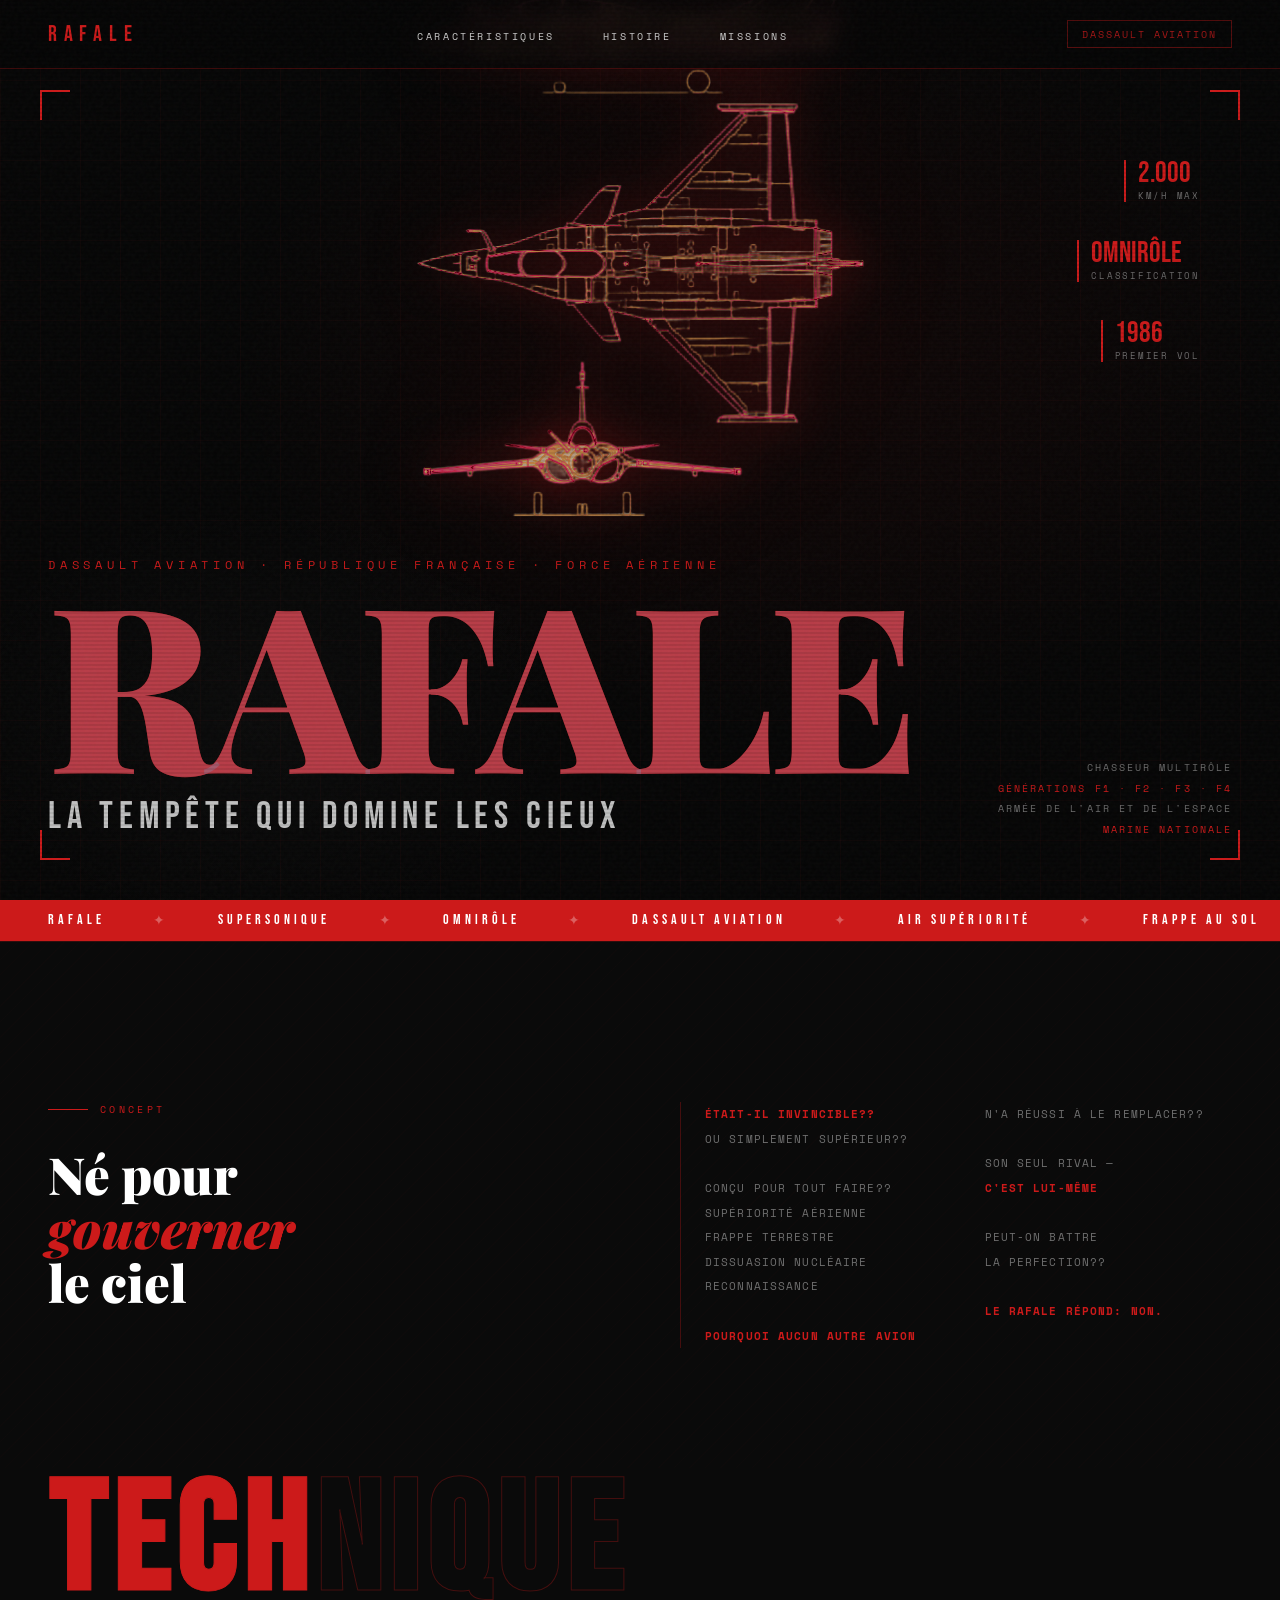
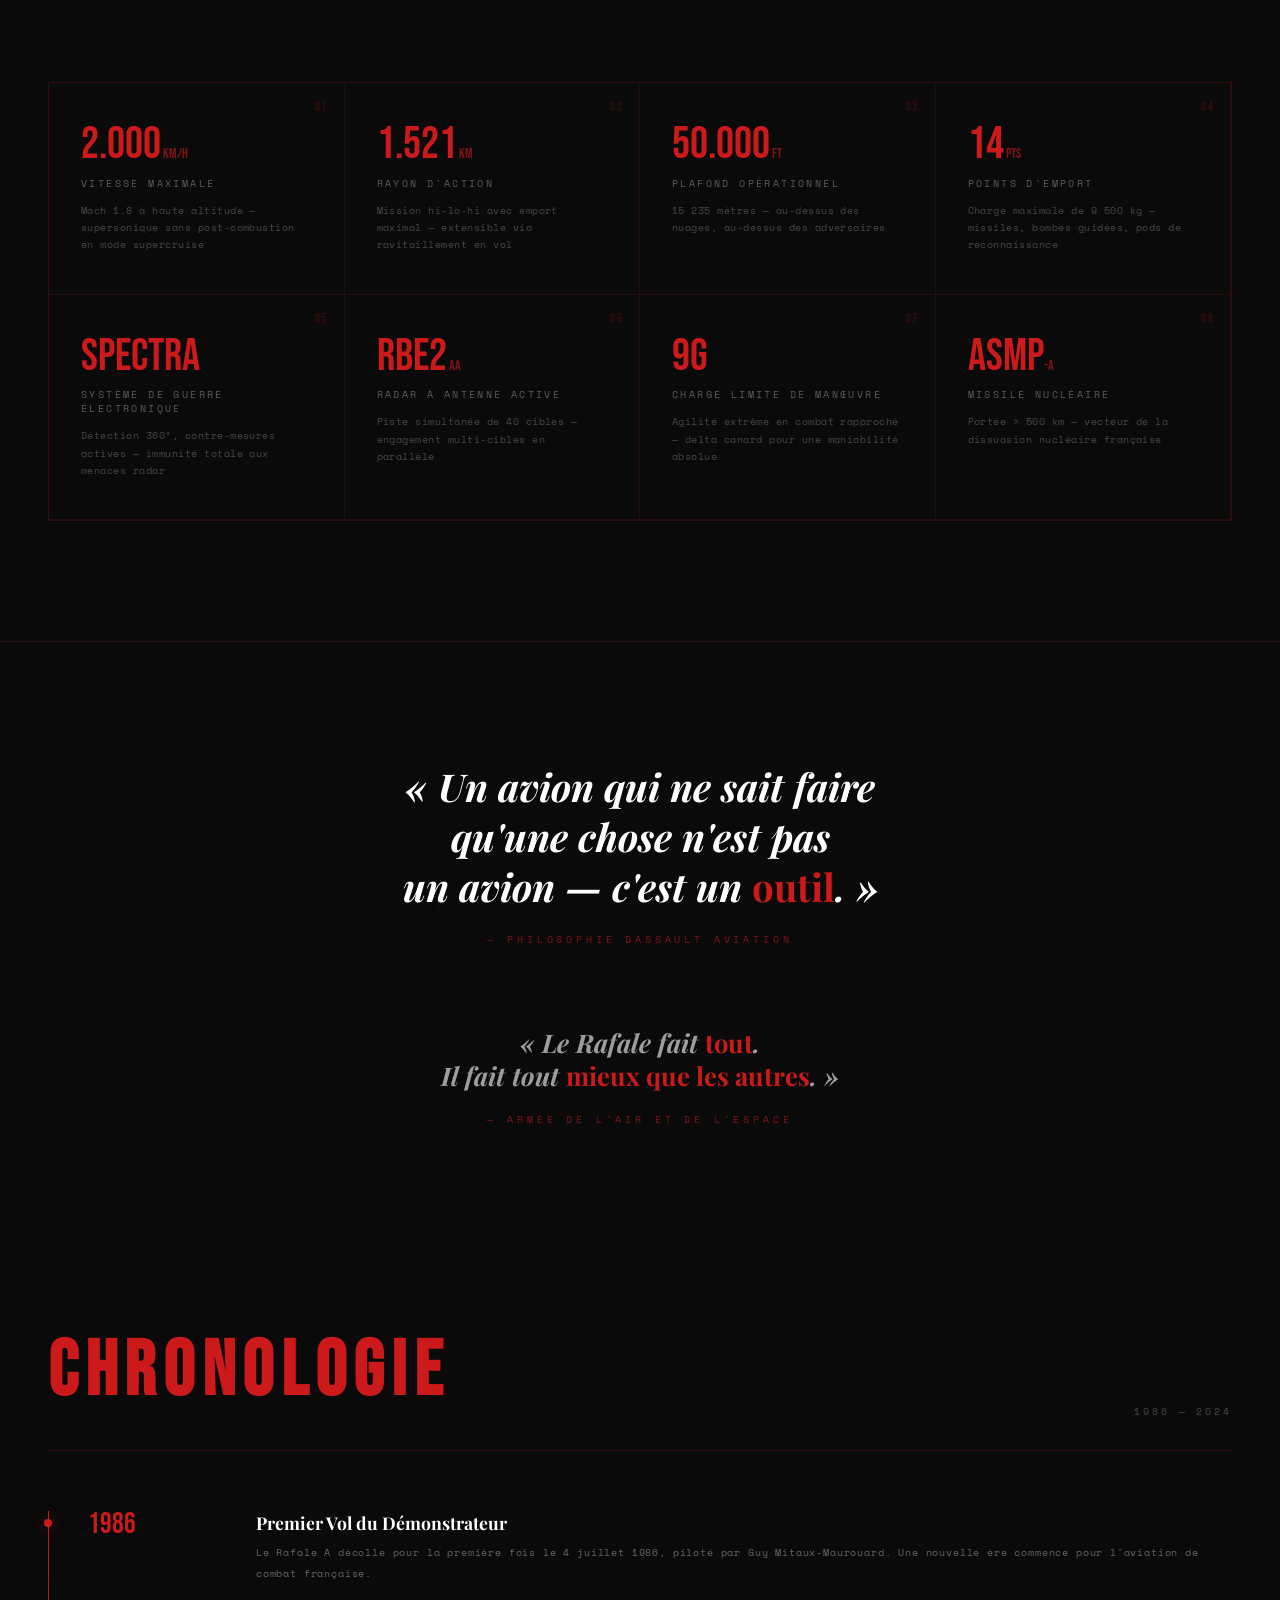
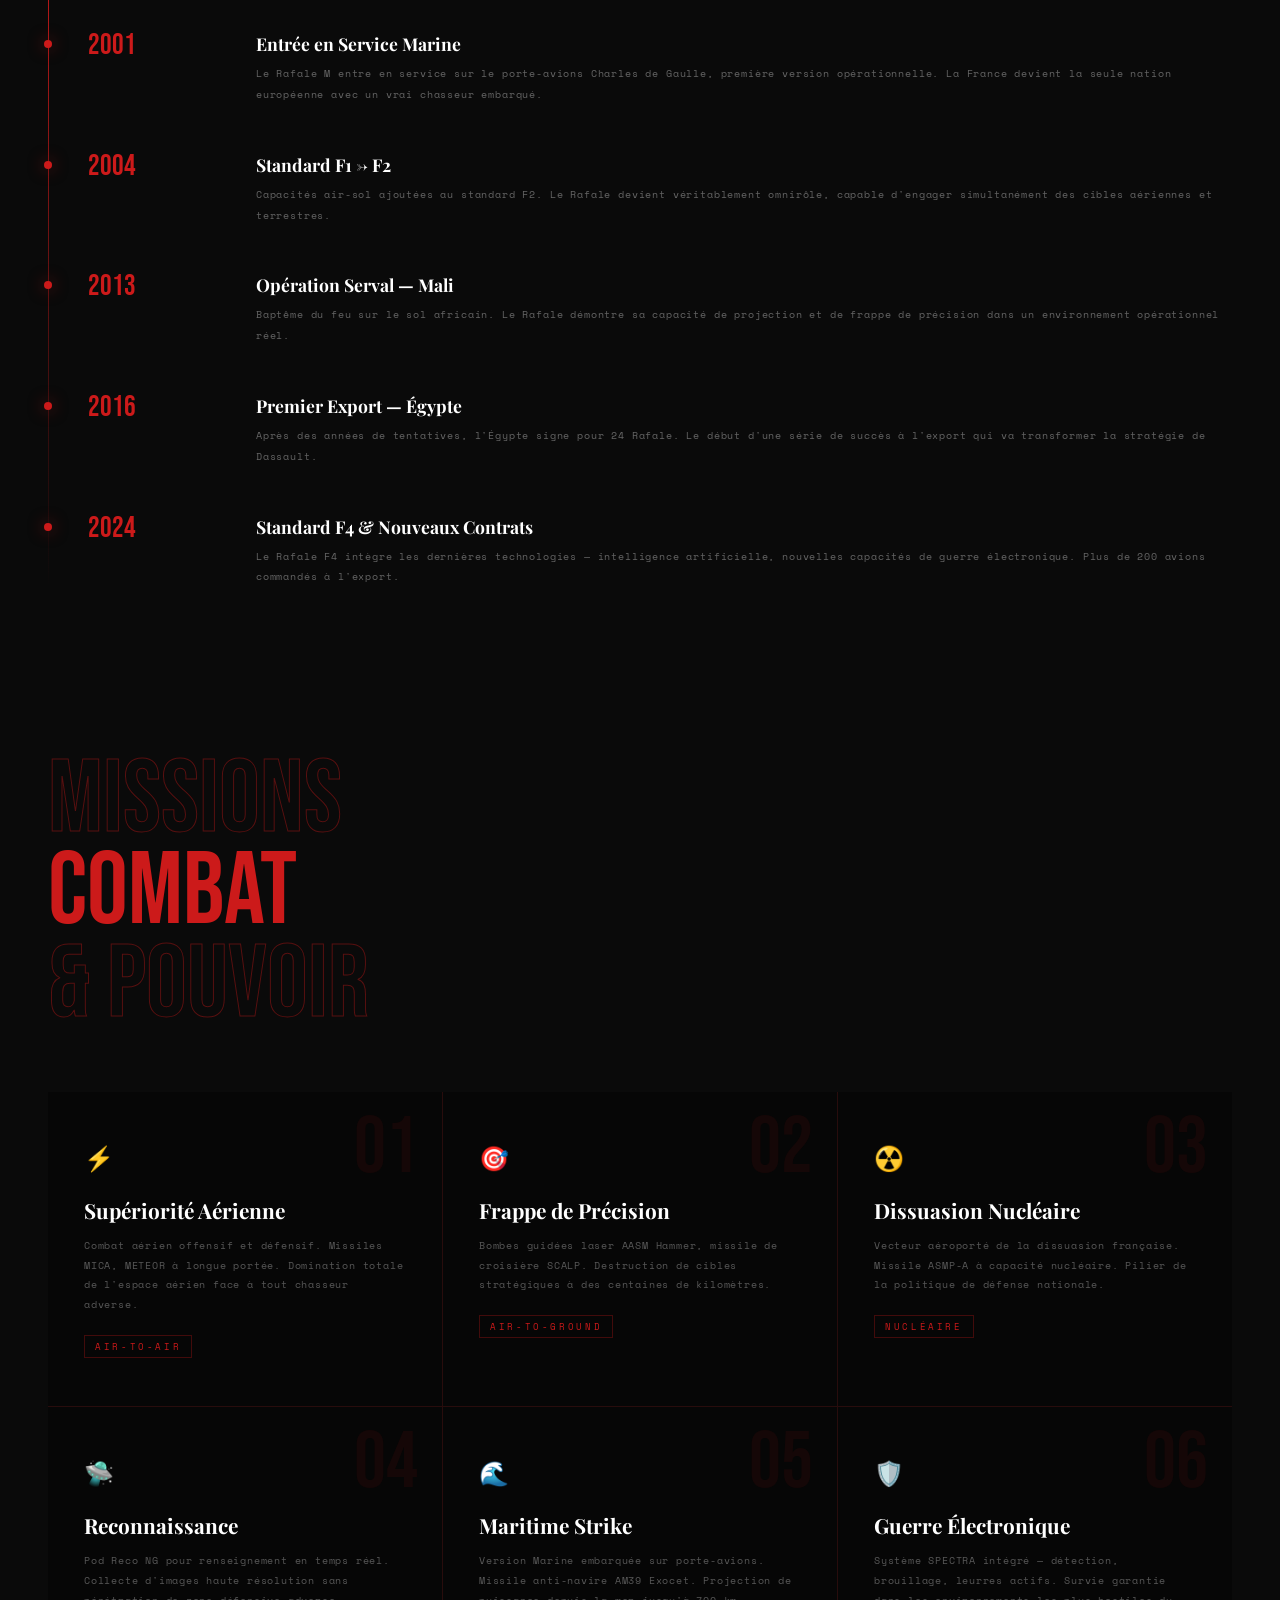
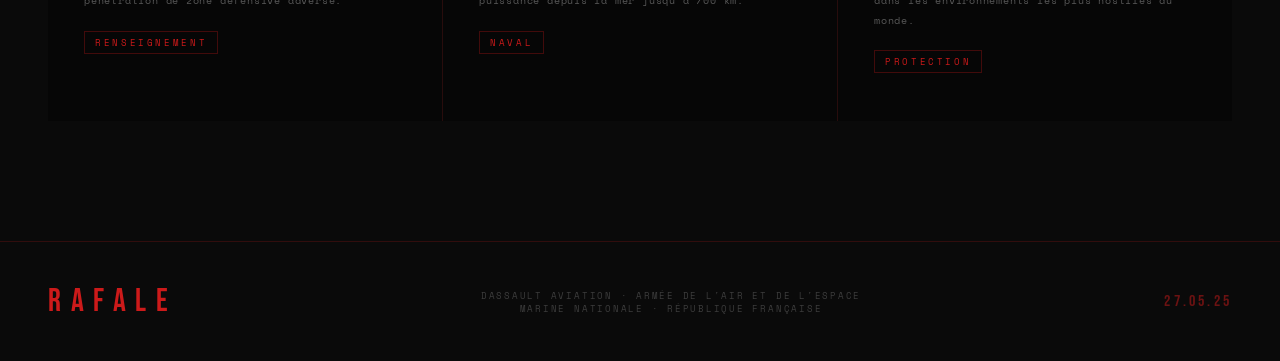
<file: index.html>
<!DOCTYPE html>
<html lang="fr">
<head>
  <meta charset="UTF-8" />
  <meta name="viewport" content="width=device-width, initial-scale=1.0" />
  <title>RAFALE — Dassault Aviation</title>
  <link rel="preconnect" href="https://fonts.googleapis.com" />
  <link rel="preconnect" href="https://fonts.gstatic.com" crossorigin />
  <link href="https://fonts.googleapis.com/css2?family=Bebas+Neue&family=Playfair+Display:ital,wght@0,400;0,700;0,900;1,400;1,700&family=Space+Mono:ital,wght@0,400;0,700;1,400&display=swap" rel="stylesheet" />
  <link rel="stylesheet" href="rafale.css" />
</head>
<body>

<nav>
  <a href="#" class="logo">RAFALE</a>
  <ul>
    <li><a href="#specs">Caractéristiques</a></li>
    <li><a href="#history">Histoire</a></li>
    <li><a href="#missions">Missions</a></li>
  </ul>
  <div class="nav-badge">DASSAULT AVIATION</div>
</nav>

<section id="hero">
  <div class="hero-bg"></div>
  <div class="hero-grid"></div>

  <div class="corner-bracket cb-tl"></div>
  <div class="corner-bracket cb-tr"></div>
  <div class="corner-bracket cb-bl"></div>
  <div class="corner-bracket cb-br"></div>

  <div class="spec-float sf-1">
    <div class="val">2.000</div>
    <div class="lab">KM/H MAX</div>
  </div>
  <div class="spec-float sf-2">
    <div class="val">OMNIRÔLE</div>
    <div class="lab">CLASSIFICATION</div>
  </div>
  <div class="spec-float sf-3">
    <div class="val">1986</div>
    <div class="lab">PREMIER VOL</div>
  </div>

  <div class="hero-title-wrapper">
    <p class="hero-eyebrow">Dassault Aviation · République Française · Force Aérienne</p>
    <h1 class="hero-main" data-text="RAFALE" style="position:relative;">RAFALE</h1>
    <p class="hero-sub">La Tempête qui Domine les Cieux</p>
  </div>

  <div class="hero-tagline-block">
    <p>CHASSEUR MULTIRÔLE<br>
    <span>GÉNÉRATIONS F1 · F2 · F3 · F4</span><br>
    ARMÉE DE L'AIR ET DE L'ESPACE<br>
    <span>MARINE NATIONALE</span></p>
  </div>

</section>

<div class="rafale-overlay-wrap">
  <svg class="rafale-svg" viewBox="0 0 900 320" xmlns="http://www.w3.org/2000/svg" preserveAspectRatio="xMidYMid meet">
    <defs>
      <filter id="glow">
        <feGaussianBlur stdDeviation="3" result="blur"/>
        <feMerge><feMergeNode in="blur"/><feMergeNode in="SourceGraphic"/></feMerge>
      </filter>
      <filter id="glow-strong">
        <feGaussianBlur stdDeviation="6" result="blur"/>
        <feMerge><feMergeNode in="blur"/><feMergeNode in="SourceGraphic"/></feMerge>
      </filter>
      <linearGradient id="bodyGrad" x1="0%" y1="0%" x2="100%" y2="0%">
        <stop offset="0%" style="stop-color:#cc1a1a;stop-opacity:0.0"/>
        <stop offset="20%" style="stop-color:#cc1a1a;stop-opacity:0.9"/>
        <stop offset="80%" style="stop-color:#aa1515;stop-opacity:0.9"/>
        <stop offset="100%" style="stop-color:#aa1515;stop-opacity:0.1"/>
      </linearGradient>
      <linearGradient id="fillGrad" x1="0%" y1="0%" x2="100%" y2="0%">
        <stop offset="0%" style="stop-color:#1a0000;stop-opacity:0"/>
        <stop offset="25%" style="stop-color:#1a0000;stop-opacity:0.55"/>
        <stop offset="75%" style="stop-color:#110000;stop-opacity:0.55"/>
        <stop offset="100%" style="stop-color:#0a0000;stop-opacity:0"/>
      </linearGradient>
      <linearGradient id="lineGrad" x1="0%" y1="0%" x2="100%" y2="0%">
        <stop offset="0%" style="stop-color:#cc1a1a;stop-opacity:0"/>
        <stop offset="15%" style="stop-color:#cc1a1a;stop-opacity:1"/>
        <stop offset="85%" style="stop-color:#cc1a1a;stop-opacity:1"/>
        <stop offset="100%" style="stop-color:#cc1a1a;stop-opacity:0"/>
      </linearGradient>
    </defs>

    <path d="
      M 80,160
      C 100,158 140,152 200,148
      C 240,145 280,143 320,142
      L 480,138
      C 520,137 560,136 600,135
      C 640,134 680,134 720,135
      C 760,136 800,138 830,140
      L 840,142
      C 845,143 848,144 850,145
      C 848,148 845,150 840,151
      L 820,153
      C 780,156 740,158 700,159
      C 660,160 620,161 580,162
      L 420,164
      C 380,165 340,166 300,168
      C 260,170 220,173 180,176
      C 150,179 120,182 100,184
      C 90,185 84,185 80,184
      Z
    " fill="url(#fillGrad)" />

    <path d="
      M 80,160
      C 100,158 140,152 200,148
      C 240,145 280,143 320,142
      L 480,138
      C 520,137 560,136 600,135
      C 640,134 680,134 720,135
      C 760,136 800,138 830,140
      L 840,142
      C 845,143 848,144 850,145
      C 848,148 845,150 840,151
      L 820,153
      C 780,156 740,158 700,159
      C 660,160 620,161 580,162
      L 420,164
      C 380,165 340,166 300,168
      C 260,170 220,173 180,176
      C 150,179 120,182 100,184
      C 90,185 84,185 80,184
    " fill="none" stroke="url(#bodyGrad)" stroke-width="1.5" filter="url(#glow)"/>

    <path d="
      M 700,138
      C 710,134 720,128 730,124
      C 740,120 752,118 762,119
      C 772,120 778,124 782,128
      C 786,132 786,138 784,142
      C 780,148 772,152 762,154
      C 752,156 740,156 728,155
      C 716,154 706,151 700,148
      Z
    " fill="rgba(150,0,0,0.3)" stroke="url(#lineGrad)" stroke-width="1.2" filter="url(#glow)"/>

    <line x1="730" y1="124" x2="728" y2="155" stroke="#cc1a1a" stroke-width="0.8" opacity="0.7"/>
    <line x1="752" y1="118" x2="750" y2="156" stroke="#cc1a1a" stroke-width="0.8" opacity="0.7"/>

    <path d="
      M 830,140 L 850,145 L 830,150 Z
    " fill="rgba(180,20,20,0.6)" stroke="#cc1a1a" stroke-width="1.2"/>
    <line x1="850" y1="145" x2="875" y2="145" stroke="#cc1a1a" stroke-width="1" opacity="0.8"/>
    <circle cx="875" cy="145" r="1.5" fill="#cc1a1a" opacity="0.8"/>

    <path d="
      M 680,158 C 690,162 700,165 710,165 C 720,165 728,163 730,160
      L 730,155 C 728,152 720,150 710,150 C 700,150 690,152 680,154 Z
    " fill="rgba(120,0,0,0.5)" stroke="#cc1a1a" stroke-width="1" opacity="0.9" filter="url(#glow)"/>

    <path d="
      M 750,142
      C 740,135 730,120 720,105
      C 715,97 712,91 710,88
      C 714,90 720,95 728,103
      C 738,113 748,125 756,138
      Z
    " fill="rgba(150,0,0,0.35)" stroke="url(#lineGrad)" stroke-width="1.3" filter="url(#glow)"/>

    <path d="
      M 580,162
      C 540,170 480,188 420,210
      C 380,224 340,238 300,248
      C 270,256 248,260 230,260
      C 220,260 212,258 210,255
      C 208,252 212,248 220,244
      C 240,236 280,224 320,210
      C 380,190 440,172 500,162
      L 580,162
    " fill="rgba(120,0,0,0.3)" stroke="url(#lineGrad)" stroke-width="1.5" filter="url(#glow)"/>

    <line x1="560" y1="163" x2="280" y2="252" stroke="#cc1a1a" stroke-width="0.6" opacity="0.4"/>
    <line x1="530" y1="164" x2="250" y2="258" stroke="#cc1a1a" stroke-width="0.6" opacity="0.3"/>
    <line x1="500" y1="164" x2="340" y2="228" stroke="#cc1a1a" stroke-width="0.6" opacity="0.3"/>

    <path d="
      M 120,160
      C 115,145 112,125 110,105
      C 108,85 108,68 110,55
      C 112,45 115,38 120,34
      C 124,30 128,30 132,34
      C 136,38 138,47 138,60
      C 138,75 136,93 134,112
      C 132,130 130,147 128,160
      Z
    " fill="rgba(120,0,0,0.35)" stroke="url(#lineGrad)" stroke-width="1.3" filter="url(#glow)"/>

    <line x1="120" y1="155" x2="115" y2="60" stroke="#cc1a1a" stroke-width="0.7" opacity="0.5"/>
    <line x1="128" y1="155" x2="125" y2="50" stroke="#cc1a1a" stroke-width="0.6" opacity="0.4"/>

    <path d="
      M 160,168
      C 140,175 110,185 85,192
      C 75,195 68,196 65,195
      C 63,193 65,190 70,187
      C 82,181 104,174 128,167
      L 160,162 Z
    " fill="rgba(120,0,0,0.3)" stroke="url(#lineGrad)" stroke-width="1.2" filter="url(#glow)"/>

    <path d="
      M 80,158 C 70,158 60,160 50,162 C 40,164 32,166 28,168
      C 28,172 28,174 28,175
      C 32,177 40,179 50,180 C 60,181 70,181 80,180
      Z
    " fill="rgba(180,30,0,0.5)" stroke="#cc1a1a" stroke-width="1.3" filter="url(#glow-strong)"/>

    <ellipse cx="26" cy="171" rx="8" ry="6" fill="rgba(255,80,0,0.15)" filter="url(#glow-strong)"/>
    <ellipse cx="22" cy="171" rx="5" ry="4" fill="rgba(255,120,0,0.1)" filter="url(#glow-strong)"/>

    <line x1="80" y1="158" x2="28" y2="168" stroke="#cc1a1a" stroke-width="0.7" opacity="0.6"/>
    <line x1="80" y1="162" x2="28" y2="170" stroke="#cc1a1a" stroke-width="0.5" opacity="0.4"/>
    <line x1="80" y1="166" x2="28" y2="172" stroke="#cc1a1a" stroke-width="0.5" opacity="0.4"/>
    <line x1="80" y1="170" x2="28" y2="175" stroke="#cc1a1a" stroke-width="0.7" opacity="0.6"/>

    <rect x="460" y="215" width="55" height="5" rx="2.5" fill="rgba(150,0,0,0.6)" stroke="#cc1a1a" stroke-width="0.8" opacity="0.8"/>
    <polygon points="515,215 522,217.5 515,220" fill="#cc1a1a" opacity="0.9"/>
    <rect x="460" y="213" width="6" height="2" fill="#cc1a1a" opacity="0.7"/>

    <rect x="390" y="230" width="50" height="5" rx="2.5" fill="rgba(150,0,0,0.6)" stroke="#cc1a1a" stroke-width="0.8" opacity="0.7"/>
    <polygon points="440,230 447,232.5 440,235" fill="#cc1a1a" opacity="0.8"/>
    <rect x="390" y="228" width="5" height="2" fill="#cc1a1a" opacity="0.6"/>

    <rect x="232" y="256" width="35" height="4" rx="2" fill="rgba(180,10,10,0.7)" stroke="#cc1a1a" stroke-width="0.8" opacity="0.9"/>
    <polygon points="267,256 273,258 267,260" fill="#cc1a1a" opacity="0.9"/>

    <ellipse cx="755" cy="136" rx="12" ry="8" fill="rgba(200,30,30,0.1)" filter="url(#glow-strong)"/>

    <line x1="400" y1="140" x2="400" y2="163" stroke="#cc1a1a" stroke-width="0.5" opacity="0.25"/>
    <line x1="450" y1="139" x2="450" y2="163" stroke="#cc1a1a" stroke-width="0.5" opacity="0.25"/>
    <line x1="500" y1="138" x2="500" y2="163" stroke="#cc1a1a" stroke-width="0.5" opacity="0.25"/>
    <line x1="550" y1="137" x2="550" y2="163" stroke="#cc1a1a" stroke-width="0.5" opacity="0.25"/>
    <line x1="600" y1="136" x2="600" y2="162" stroke="#cc1a1a" stroke-width="0.5" opacity="0.25"/>
    <line x1="650" y1="135" x2="650" y2="160" stroke="#cc1a1a" stroke-width="0.5" opacity="0.25"/>

    <line x1="100" y1="150" x2="830" y2="138" stroke="#cc1a1a" stroke-width="0.6" opacity="0.3" stroke-dasharray="8 4"/>

    <path d="M 580,162 L 560,170 L 540,170 L 540,162 Z" fill="rgba(100,0,0,0.3)" stroke="#cc1a1a" stroke-width="0.7" opacity="0.6"/>

    <line x1="762" y1="119" x2="790" y2="90" stroke="#cc1a1a" stroke-width="0.7" opacity="0.5" stroke-dasharray="3 3"/>
    <text x="793" y="88" fill="#cc1a1a" font-family="monospace" font-size="7" opacity="0.6" letter-spacing="1">COCKPIT</text>

    <line x1="710" y1="88" x2="690" y2="65" stroke="#cc1a1a" stroke-width="0.7" opacity="0.5" stroke-dasharray="3 3"/>
    <text x="650" y="63" fill="#cc1a1a" font-family="monospace" font-size="7" opacity="0.6" letter-spacing="1">CANARD</text>

    <line x1="120" y1="50" x2="155" y2="38" stroke="#cc1a1a" stroke-width="0.7" opacity="0.5" stroke-dasharray="3 3"/>
    <text x="158" y="40" fill="#cc1a1a" font-family="monospace" font-size="7" opacity="0.6" letter-spacing="1">DÉRIVE</text>

    <line x1="350" y1="220" x2="340" y2="278" stroke="#cc1a1a" stroke-width="0.7" opacity="0.5" stroke-dasharray="3 3"/>
    <text x="298" y="288" fill="#cc1a1a" font-family="monospace" font-size="7" opacity="0.6" letter-spacing="1">AILE DELTA</text>

    <line x1="28" y1="171" x2="8" y2="195" stroke="#cc1a1a" stroke-width="0.7" opacity="0.5" stroke-dasharray="3 3"/>
    <text x="2" y="205" fill="#cc1a1a" font-family="monospace" font-size="7" opacity="0.6" letter-spacing="0.5">M88</text>

    <line x1="340" y1="305" x2="560" y2="305" stroke="#cc1a1a" stroke-width="0.8" opacity="0.4"/>
    <line x1="340" y1="301" x2="340" y2="309" stroke="#cc1a1a" stroke-width="0.8" opacity="0.4"/>
    <line x1="560" y1="301" x2="560" y2="309" stroke="#cc1a1a" stroke-width="0.8" opacity="0.4"/>
    <text x="430" y="316" fill="#cc1a1a" font-family="monospace" font-size="7" text-anchor="middle" opacity="0.4" letter-spacing="1">15.3 M</text>
  </svg>
</div>

<div class="ticker-wrap">
  <div class="ticker">
    <span>RAFALE</span><span class="dot">✦</span>
    <span>SUPERSONIQUE</span><span class="dot">✦</span>
    <span>OMNIRÔLE</span><span class="dot">✦</span>
    <span>DASSAULT AVIATION</span><span class="dot">✦</span>
    <span>AIR SUPÉRIORITÉ</span><span class="dot">✦</span>
    <span>FRAPPE AU SOL</span><span class="dot">✦</span>
    <span>RECONNAISSANCE</span><span class="dot">✦</span>
    <span>DISSUASION NUCLÉAIRE</span><span class="dot">✦</span>
    <span>RAFALE</span><span class="dot">✦</span>
    <span>SUPERSONIQUE</span><span class="dot">✦</span>
    <span>OMNIRÔLE</span><span class="dot">✦</span>
    <span>DASSAULT AVIATION</span><span class="dot">✦</span>
    <span>AIR SUPÉRIORITÉ</span><span class="dot">✦</span>
    <span>FRAPPE AU SOL</span><span class="dot">✦</span>
    <span>RECONNAISSANCE</span><span class="dot">✦</span>
    <span>DISSUASION NUCLÉAIRE</span><span class="dot">✦</span>
  </div>
</div>

<div class="hero-plane">
  <img src="rafale.png" alt="Dassault Rafale" />
</div>

<section id="question">
  <div class="q-left reveal">
    <p class="q-label">Concept</p>
    <h2 class="q-heading">
      Né pour<br>
      <em>gouverner</em><br>
      le ciel
    </h2>
  </div>
  <div class="q-right reveal" style="transition-delay:0.2s">
    <div class="q-text-block">
      <strong>ÉTAIT-IL INVINCIBLE??</strong><br>
      OU SIMPLEMENT SUPÉRIEUR??<br>
      <br>
      CONÇU POUR TOUT FAIRE??<br>
      SUPÉRIORITÉ AÉRIENNE<br>
      FRAPPE TERRESTRE<br>
      DISSUASION NUCLÉAIRE<br>
      RECONNAISSANCE<br>
      <br>
      <strong>POURQUOI AUCUN AUTRE AVION</strong><br>
      N'A RÉUSSI À LE REMPLACER??<br>
      <br>
      SON SEUL RIVAL —<br>
      <strong>C'EST LUI-MÊME</strong><br>
      <br>
      PEUT-ON BATTRE<br>
      LA PERFECTION??<br>
      <br>
      <strong>LE RAFALE RÉPOND: NON.</strong>
    </div>
  </div>
</section>

<section id="specs">
  <h2 class="specs-header reveal"><span>TECH</span>NIQUE</h2>
  <div class="specs-grid">
    <div class="spec-item reveal" data-num="01">
      <div class="spec-value">2.000<span class="spec-unit"> km/h</span></div>
      <div class="spec-label">Vitesse Maximale</div>
      <div class="spec-desc">Mach 1.8 à haute altitude — supersonique sans post-combustion en mode supercruise</div>
    </div>
    <div class="spec-item reveal" data-num="02" style="transition-delay:0.1s">
      <div class="spec-value">1.521<span class="spec-unit"> km</span></div>
      <div class="spec-label">Rayon d'Action</div>
      <div class="spec-desc">Mission hi-lo-hi avec emport maximal — extensible via ravitaillement en vol</div>
    </div>
    <div class="spec-item reveal" data-num="03" style="transition-delay:0.2s">
      <div class="spec-value">50.000<span class="spec-unit"> ft</span></div>
      <div class="spec-label">Plafond Opérationnel</div>
      <div class="spec-desc">15 235 mètres — au-dessus des nuages, au-dessus des adversaires</div>
    </div>
    <div class="spec-item reveal" data-num="04" style="transition-delay:0.3s">
      <div class="spec-value">14<span class="spec-unit"> pts</span></div>
      <div class="spec-label">Points d'Emport</div>
      <div class="spec-desc">Charge maximale de 9 500 kg — missiles, bombes guidées, pods de reconnaissance</div>
    </div>
    <div class="spec-item reveal" data-num="05" style="transition-delay:0.1s">
      <div class="spec-value">SPECTRA</div>
      <div class="spec-label">Système de Guerre Électronique</div>
      <div class="spec-desc">Détection 360°, contre-mesures actives — immunité totale aux menaces radar</div>
    </div>
    <div class="spec-item reveal" data-num="06" style="transition-delay:0.2s">
      <div class="spec-value">RBE2<span class="spec-unit"> AA</span></div>
      <div class="spec-label">Radar à Antenne Active</div>
      <div class="spec-desc">Piste simultanée de 40 cibles — engagement multi-cibles en parallèle</div>
    </div>
    <div class="spec-item reveal" data-num="07" style="transition-delay:0.3s">
      <div class="spec-value">9G</div>
      <div class="spec-label">Charge Limite de Manœuvre</div>
      <div class="spec-desc">Agilité extrême en combat rapproché — delta canard pour une maniabilité absolue</div>
    </div>
    <div class="spec-item reveal" data-num="08" style="transition-delay:0.4s">
      <div class="spec-value">ASMP<span class="spec-unit">-A</span></div>
      <div class="spec-label">Missile Nucléaire</div>
      <div class="spec-desc">Portée > 500 km — vecteur de la dissuasion nucléaire française</div>
    </div>
  </div>
</section>

<section id="manifesto">
  <div class="manifesto-bg-text">RAFALE</div>
  <div class="manifesto-quotes">
    <blockquote class="reveal">
      « Un avion qui ne sait faire<br>
      qu'une chose n'est pas<br>
      un avion — c'est un <em>outil</em>. »
    </blockquote>
    <p class="manifesto-attr">— Philosophie Dassault Aviation</p>

    <blockquote class="reveal" style="font-size: clamp(1rem, 2vw, 1.8rem); color: rgba(255,255,255,0.6);">
      « Le Rafale fait <em>tout</em>.<br>
      Il fait tout <em>mieux que les autres</em>. »
    </blockquote>
    <p class="manifesto-attr">— Armée de l'Air et de l'Espace</p>
  </div>
</section>

<section id="history">
  <div class="history-header reveal">
    <h2 class="history-title">CHRONOLOGIE</h2>
    <span class="history-count">1986 — 2024</span>
  </div>
  <div class="history-timeline">
    <div class="timeline-item reveal">
      <div class="timeline-year">1986</div>
      <div class="timeline-content">
        <h3>Premier Vol du Démonstrateur</h3>
        <p>Le Rafale A décolle pour la première fois le 4 juillet 1986, piloté par Guy Mitaux-Maurouard. Une nouvelle ère commence pour l'aviation de combat française.</p>
      </div>
    </div>
    <div class="timeline-item reveal">
      <div class="timeline-year">2001</div>
      <div class="timeline-content">
        <h3>Entrée en Service Marine</h3>
        <p>Le Rafale M entre en service sur le porte-avions Charles de Gaulle, première version opérationnelle. La France devient la seule nation européenne avec un vrai chasseur embarqué.</p>
      </div>
    </div>
    <div class="timeline-item reveal">
      <div class="timeline-year">2004</div>
      <div class="timeline-content">
        <h3>Standard F1 → F2</h3>
        <p>Capacités air-sol ajoutées au standard F2. Le Rafale devient véritablement omnirôle, capable d'engager simultanément des cibles aériennes et terrestres.</p>
      </div>
    </div>
    <div class="timeline-item reveal">
      <div class="timeline-year">2013</div>
      <div class="timeline-content">
        <h3>Opération Serval — Mali</h3>
        <p>Baptême du feu sur le sol africain. Le Rafale démontre sa capacité de projection et de frappe de précision dans un environnement opérationnel réel.</p>
      </div>
    </div>
    <div class="timeline-item reveal">
      <div class="timeline-year">2016</div>
      <div class="timeline-content">
        <h3>Premier Export — Égypte</h3>
        <p>Après des années de tentatives, l'Égypte signe pour 24 Rafale. Le début d'une série de succès à l'export qui va transformer la stratégie de Dassault.</p>
      </div>
    </div>
    <div class="timeline-item reveal">
      <div class="timeline-year">2024</div>
      <div class="timeline-content">
        <h3>Standard F4 & Nouveaux Contrats</h3>
        <p>Le Rafale F4 intègre les dernières technologies — intelligence artificielle, nouvelles capacités de guerre électronique. Plus de 200 avions commandés à l'export.</p>
      </div>
    </div>
  </div>
</section>

<section id="missions">
  <div class="missions-intro reveal">
    <div class="line1">MISSIONS</div>
    <div class="line2">COMBAT</div>
    <div class="line3">& POUVOIR</div>
  </div>
  <div class="missions-grid">
    <div class="mission-card reveal">
      <div class="mission-num">01</div>
      <span class="mission-icon">⚡</span>
      <h3 class="mission-title">Supériorité Aérienne</h3>
      <p class="mission-text">Combat aérien offensif et défensif. Missiles MICA, METEOR à longue portée. Domination totale de l'espace aérien face à tout chasseur adverse.</p>
      <span class="mission-tag">AIR-TO-AIR</span>
    </div>
    <div class="mission-card reveal" style="transition-delay:0.1s">
      <div class="mission-num">02</div>
      <span class="mission-icon">🎯</span>
      <h3 class="mission-title">Frappe de Précision</h3>
      <p class="mission-text">Bombes guidées laser AASM Hammer, missile de croisière SCALP. Destruction de cibles stratégiques à des centaines de kilomètres.</p>
      <span class="mission-tag">AIR-TO-GROUND</span>
    </div>
    <div class="mission-card reveal" style="transition-delay:0.2s">
      <div class="mission-num">03</div>
      <span class="mission-icon">☢️</span>
      <h3 class="mission-title">Dissuasion Nucléaire</h3>
      <p class="mission-text">Vecteur aéroporté de la dissuasion française. Missile ASMP-A à capacité nucléaire. Pilier de la politique de défense nationale.</p>
      <span class="mission-tag">NUCLÉAIRE</span>
    </div>
    <div class="mission-card reveal" style="transition-delay:0.1s">
      <div class="mission-num">04</div>
      <span class="mission-icon">🛸</span>
      <h3 class="mission-title">Reconnaissance</h3>
      <p class="mission-text">Pod Reco NG pour renseignement en temps réel. Collecte d'images haute résolution sans pénétration de zone défensive adverse.</p>
      <span class="mission-tag">RENSEIGNEMENT</span>
    </div>
    <div class="mission-card reveal" style="transition-delay:0.2s">
      <div class="mission-num">05</div>
      <span class="mission-icon">🌊</span>
      <h3 class="mission-title">Maritime Strike</h3>
      <p class="mission-text">Version Marine embarquée sur porte-avions. Missile anti-navire AM39 Exocet. Projection de puissance depuis la mer jusqu'à 700 km.</p>
      <span class="mission-tag">NAVAL</span>
    </div>
    <div class="mission-card reveal" style="transition-delay:0.3s">
      <div class="mission-num">06</div>
      <span class="mission-icon">🛡️</span>
      <h3 class="mission-title">Guerre Électronique</h3>
      <p class="mission-text">Système SPECTRA intégré — détection, brouillage, leurres actifs. Survie garantie dans les environnements les plus hostiles du monde.</p>
      <span class="mission-tag">PROTECTION</span>
    </div>
  </div>
</section>

<footer>
  <div class="footer-logo">RAFALE</div>
  <div class="footer-meta">
    DASSAULT AVIATION · ARMÉE DE L'AIR ET DE L'ESPACE<br>
    MARINE NATIONALE · RÉPUBLIQUE FRANÇAISE
  </div>
  <div class="footer-date">27.05.25</div>
</footer>
  <script src="rafale.js"></script>
</body>
</html>
</file>
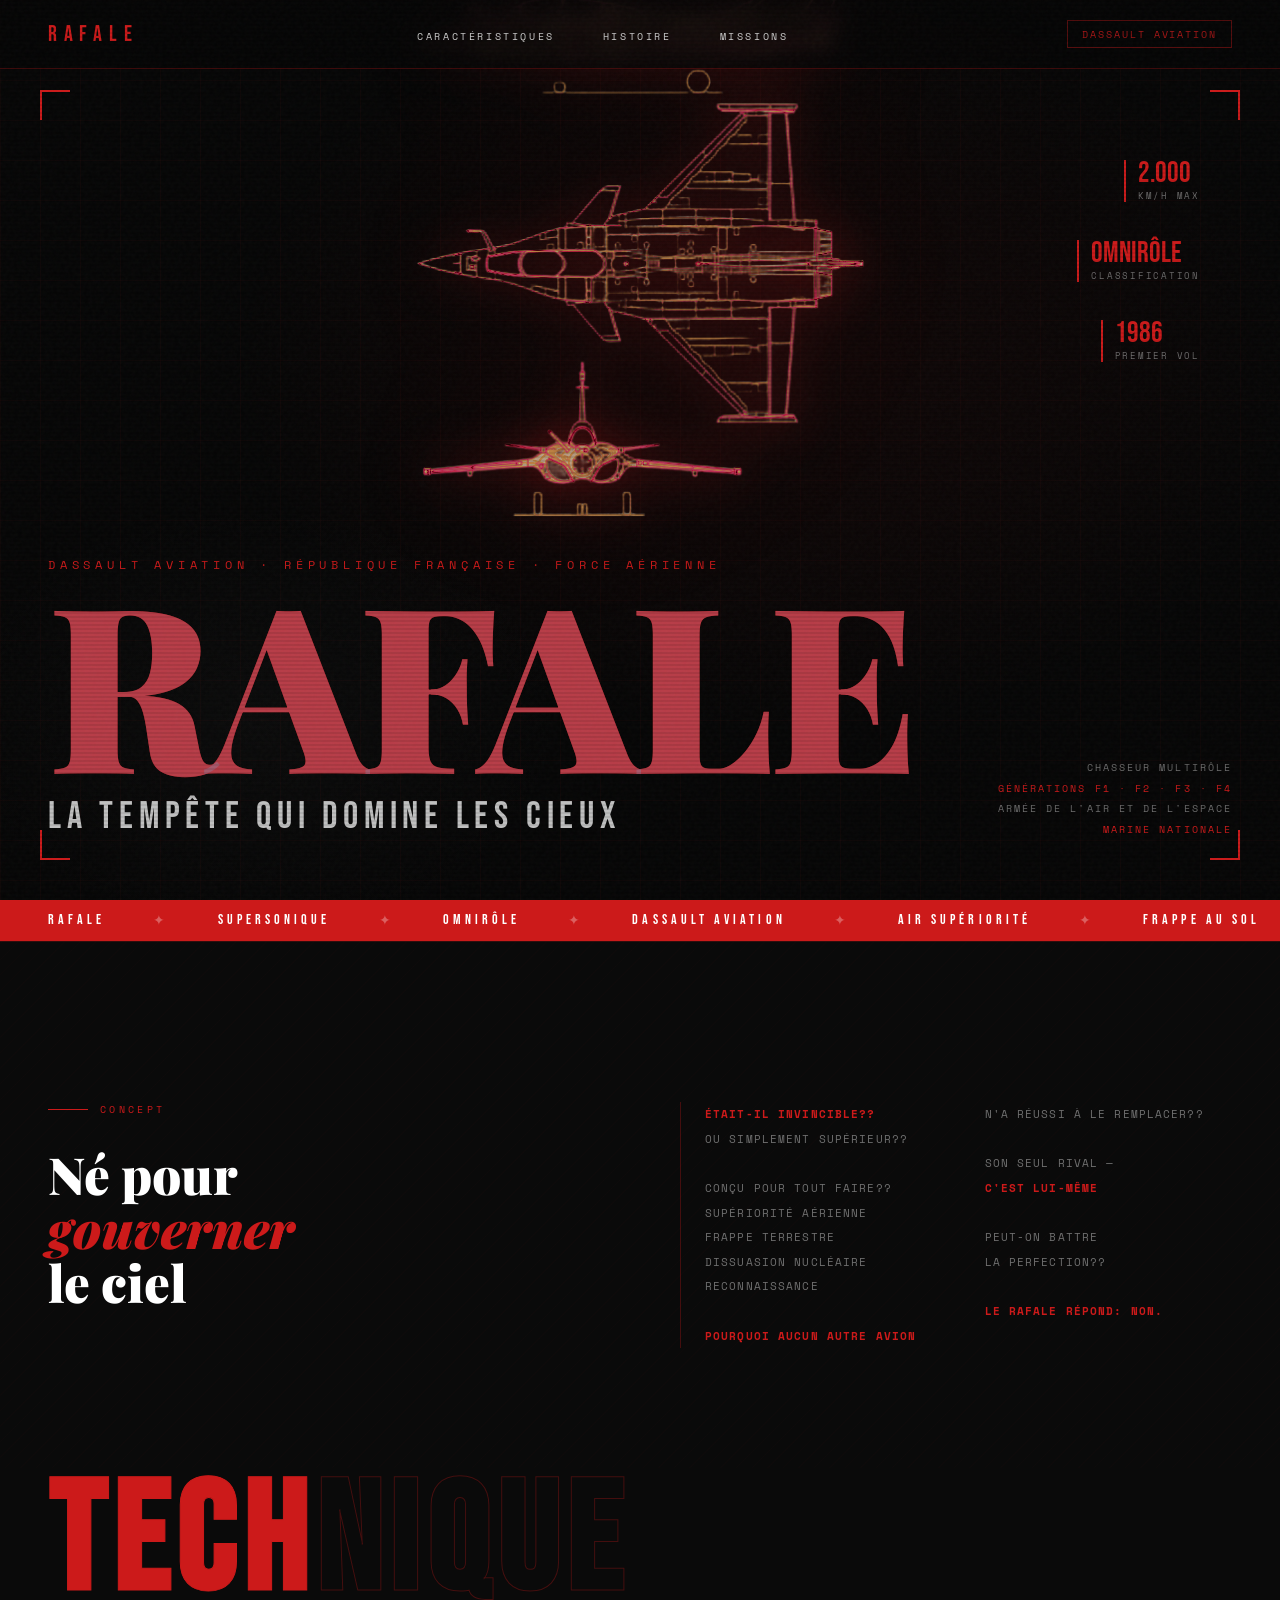
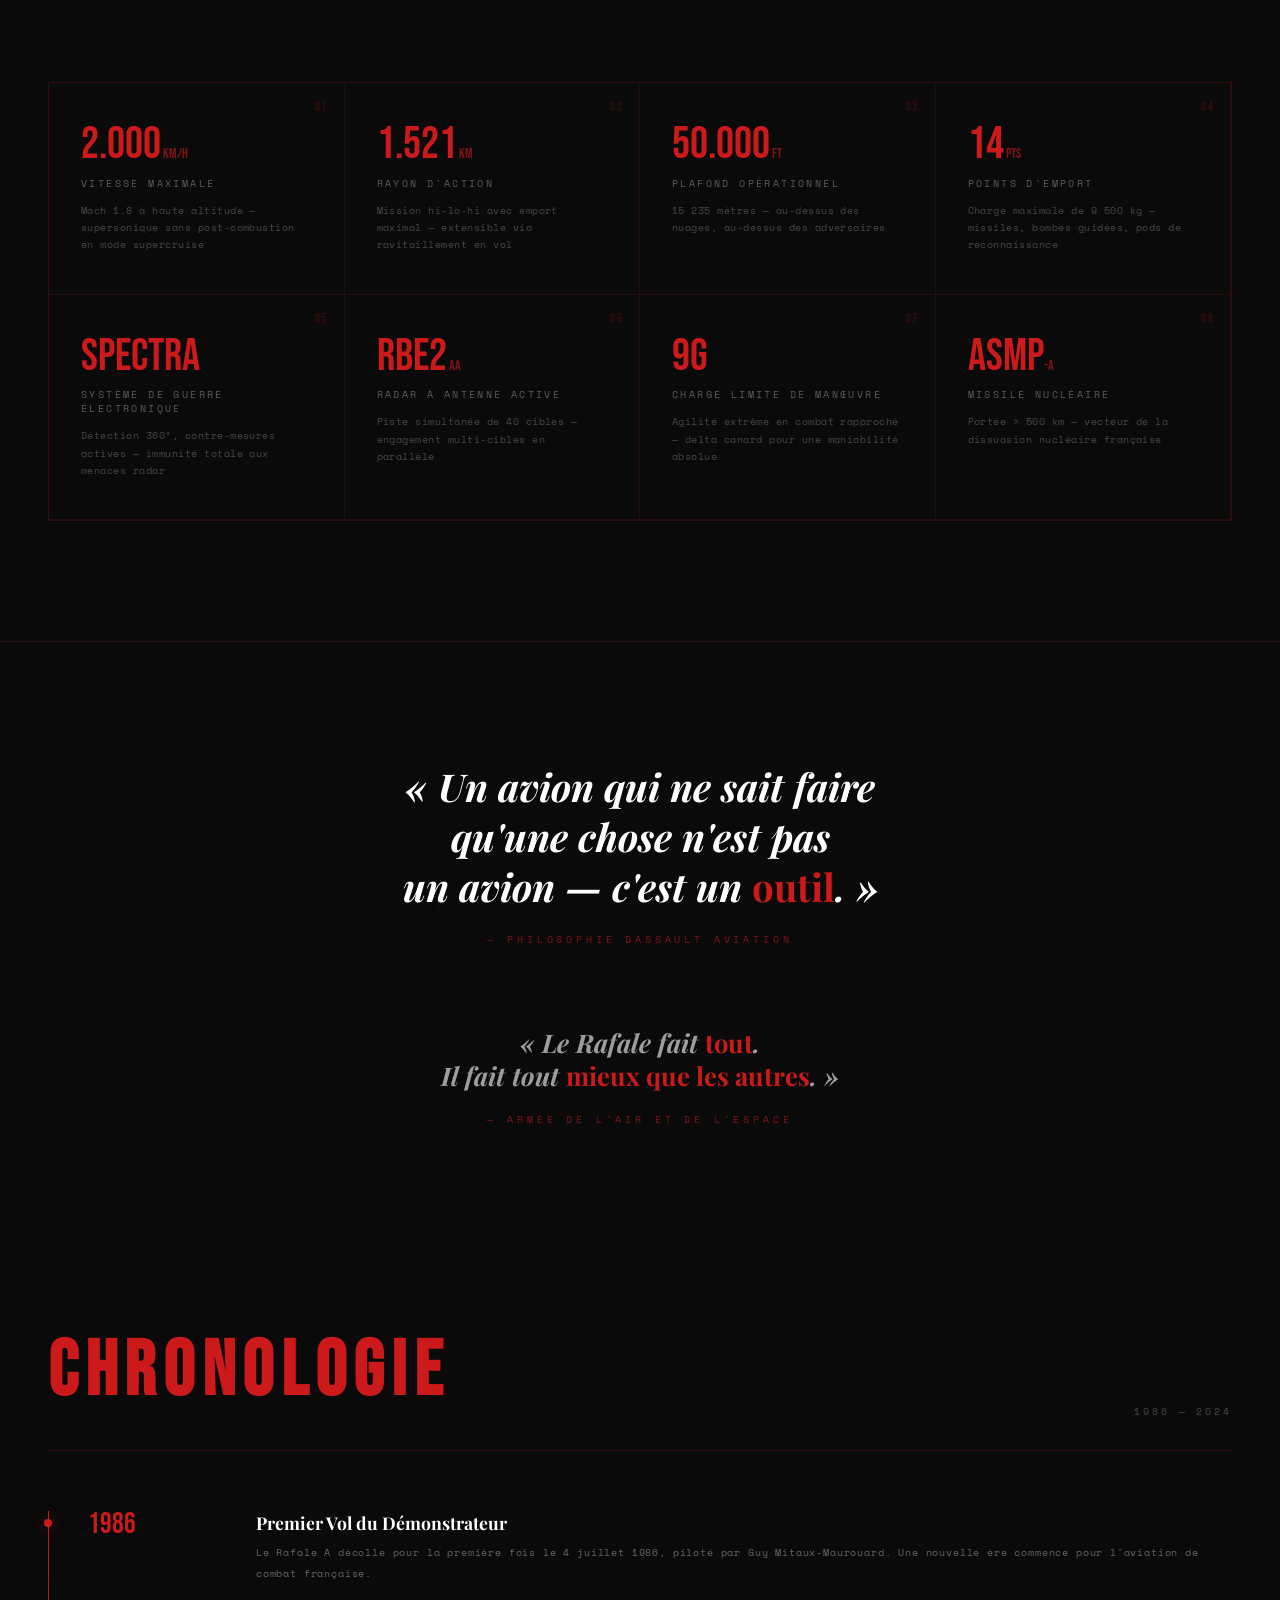
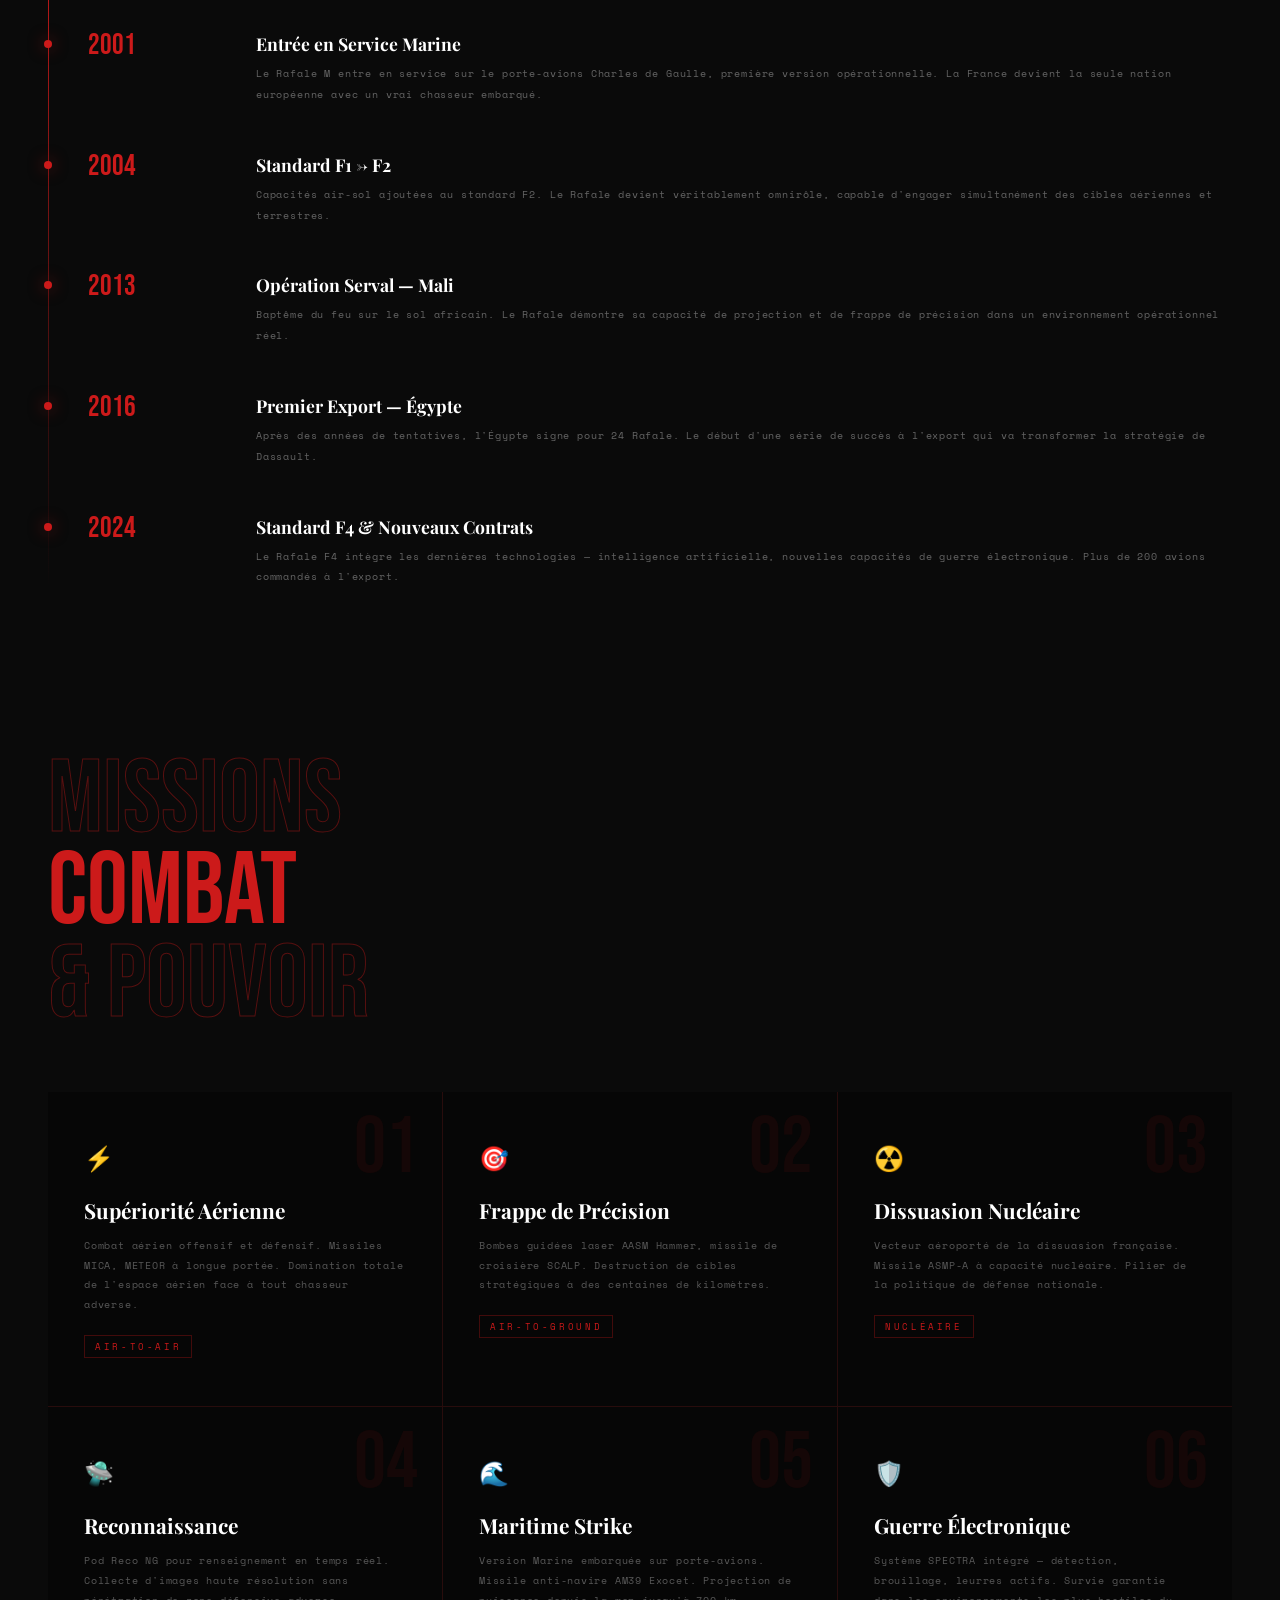
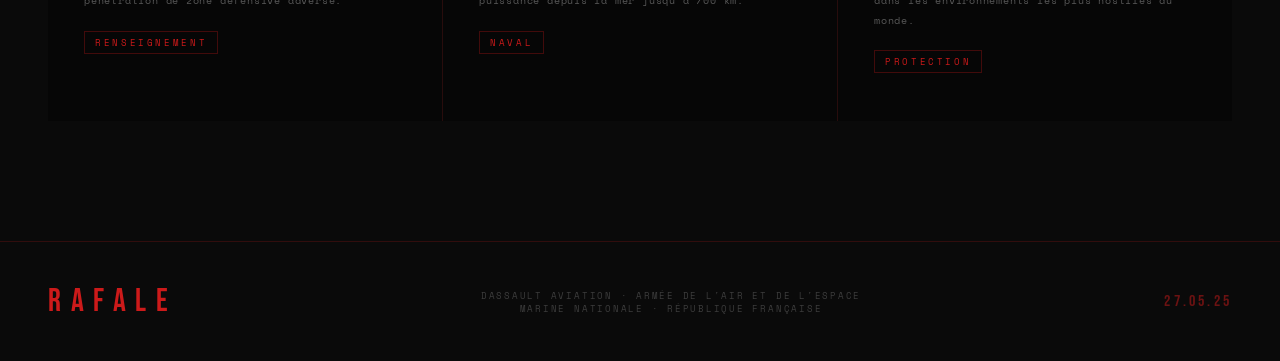
<file: rafale.html>
<!DOCTYPE html>
<html lang="fr">
<head>
  <meta charset="UTF-8" />
  <meta name="viewport" content="width=device-width, initial-scale=1.0" />
  <title>RAFALE — Dassault Aviation</title>
  <link rel="preconnect" href="https://fonts.googleapis.com" />
  <link rel="preconnect" href="https://fonts.gstatic.com" crossorigin />
  <link href="https://fonts.googleapis.com/css2?family=Bebas+Neue&family=Playfair+Display:ital,wght@0,400;0,700;0,900;1,400;1,700&family=Space+Mono:ital,wght@0,400;0,700;1,400&display=swap" rel="stylesheet" />
  <link rel="stylesheet" href="rafale.css" />
</head>
<body>

<nav>
  <a href="#" class="logo">RAFALE</a>
  <ul>
    <li><a href="#specs">Caractéristiques</a></li>
    <li><a href="#history">Histoire</a></li>
    <li><a href="#missions">Missions</a></li>
  </ul>
  <div class="nav-badge">DASSAULT AVIATION</div>
</nav>

<section id="hero">
  <div class="hero-bg"></div>
  <div class="hero-grid"></div>

  <div class="corner-bracket cb-tl"></div>
  <div class="corner-bracket cb-tr"></div>
  <div class="corner-bracket cb-bl"></div>
  <div class="corner-bracket cb-br"></div>

  <div class="spec-float sf-1">
    <div class="val">2.000</div>
    <div class="lab">KM/H MAX</div>
  </div>
  <div class="spec-float sf-2">
    <div class="val">OMNIRÔLE</div>
    <div class="lab">CLASSIFICATION</div>
  </div>
  <div class="spec-float sf-3">
    <div class="val">1986</div>
    <div class="lab">PREMIER VOL</div>
  </div>

  <div class="hero-title-wrapper">
    <p class="hero-eyebrow">Dassault Aviation · République Française · Force Aérienne</p>
    <h1 class="hero-main" data-text="RAFALE" style="position:relative;">RAFALE</h1>
    <p class="hero-sub">La Tempête qui Domine les Cieux</p>
  </div>

  <div class="hero-tagline-block">
    <p>CHASSEUR MULTIRÔLE<br>
    <span>GÉNÉRATIONS F1 · F2 · F3 · F4</span><br>
    ARMÉE DE L'AIR ET DE L'ESPACE<br>
    <span>MARINE NATIONALE</span></p>
  </div>

</section>

<div class="rafale-overlay-wrap">
  <svg class="rafale-svg" viewBox="0 0 900 320" xmlns="http://www.w3.org/2000/svg" preserveAspectRatio="xMidYMid meet">
    <defs>
      <filter id="glow">
        <feGaussianBlur stdDeviation="3" result="blur"/>
        <feMerge><feMergeNode in="blur"/><feMergeNode in="SourceGraphic"/></feMerge>
      </filter>
      <filter id="glow-strong">
        <feGaussianBlur stdDeviation="6" result="blur"/>
        <feMerge><feMergeNode in="blur"/><feMergeNode in="SourceGraphic"/></feMerge>
      </filter>
      <linearGradient id="bodyGrad" x1="0%" y1="0%" x2="100%" y2="0%">
        <stop offset="0%" style="stop-color:#cc1a1a;stop-opacity:0.0"/>
        <stop offset="20%" style="stop-color:#cc1a1a;stop-opacity:0.9"/>
        <stop offset="80%" style="stop-color:#aa1515;stop-opacity:0.9"/>
        <stop offset="100%" style="stop-color:#aa1515;stop-opacity:0.1"/>
      </linearGradient>
      <linearGradient id="fillGrad" x1="0%" y1="0%" x2="100%" y2="0%">
        <stop offset="0%" style="stop-color:#1a0000;stop-opacity:0"/>
        <stop offset="25%" style="stop-color:#1a0000;stop-opacity:0.55"/>
        <stop offset="75%" style="stop-color:#110000;stop-opacity:0.55"/>
        <stop offset="100%" style="stop-color:#0a0000;stop-opacity:0"/>
      </linearGradient>
      <linearGradient id="lineGrad" x1="0%" y1="0%" x2="100%" y2="0%">
        <stop offset="0%" style="stop-color:#cc1a1a;stop-opacity:0"/>
        <stop offset="15%" style="stop-color:#cc1a1a;stop-opacity:1"/>
        <stop offset="85%" style="stop-color:#cc1a1a;stop-opacity:1"/>
        <stop offset="100%" style="stop-color:#cc1a1a;stop-opacity:0"/>
      </linearGradient>
    </defs>

    <path d="
      M 80,160
      C 100,158 140,152 200,148
      C 240,145 280,143 320,142
      L 480,138
      C 520,137 560,136 600,135
      C 640,134 680,134 720,135
      C 760,136 800,138 830,140
      L 840,142
      C 845,143 848,144 850,145
      C 848,148 845,150 840,151
      L 820,153
      C 780,156 740,158 700,159
      C 660,160 620,161 580,162
      L 420,164
      C 380,165 340,166 300,168
      C 260,170 220,173 180,176
      C 150,179 120,182 100,184
      C 90,185 84,185 80,184
      Z
    " fill="url(#fillGrad)" />

    <path d="
      M 80,160
      C 100,158 140,152 200,148
      C 240,145 280,143 320,142
      L 480,138
      C 520,137 560,136 600,135
      C 640,134 680,134 720,135
      C 760,136 800,138 830,140
      L 840,142
      C 845,143 848,144 850,145
      C 848,148 845,150 840,151
      L 820,153
      C 780,156 740,158 700,159
      C 660,160 620,161 580,162
      L 420,164
      C 380,165 340,166 300,168
      C 260,170 220,173 180,176
      C 150,179 120,182 100,184
      C 90,185 84,185 80,184
    " fill="none" stroke="url(#bodyGrad)" stroke-width="1.5" filter="url(#glow)"/>

    <path d="
      M 700,138
      C 710,134 720,128 730,124
      C 740,120 752,118 762,119
      C 772,120 778,124 782,128
      C 786,132 786,138 784,142
      C 780,148 772,152 762,154
      C 752,156 740,156 728,155
      C 716,154 706,151 700,148
      Z
    " fill="rgba(150,0,0,0.3)" stroke="url(#lineGrad)" stroke-width="1.2" filter="url(#glow)"/>

    <line x1="730" y1="124" x2="728" y2="155" stroke="#cc1a1a" stroke-width="0.8" opacity="0.7"/>
    <line x1="752" y1="118" x2="750" y2="156" stroke="#cc1a1a" stroke-width="0.8" opacity="0.7"/>

    <path d="
      M 830,140 L 850,145 L 830,150 Z
    " fill="rgba(180,20,20,0.6)" stroke="#cc1a1a" stroke-width="1.2"/>
    <line x1="850" y1="145" x2="875" y2="145" stroke="#cc1a1a" stroke-width="1" opacity="0.8"/>
    <circle cx="875" cy="145" r="1.5" fill="#cc1a1a" opacity="0.8"/>

    <path d="
      M 680,158 C 690,162 700,165 710,165 C 720,165 728,163 730,160
      L 730,155 C 728,152 720,150 710,150 C 700,150 690,152 680,154 Z
    " fill="rgba(120,0,0,0.5)" stroke="#cc1a1a" stroke-width="1" opacity="0.9" filter="url(#glow)"/>

    <path d="
      M 750,142
      C 740,135 730,120 720,105
      C 715,97 712,91 710,88
      C 714,90 720,95 728,103
      C 738,113 748,125 756,138
      Z
    " fill="rgba(150,0,0,0.35)" stroke="url(#lineGrad)" stroke-width="1.3" filter="url(#glow)"/>

    <path d="
      M 580,162
      C 540,170 480,188 420,210
      C 380,224 340,238 300,248
      C 270,256 248,260 230,260
      C 220,260 212,258 210,255
      C 208,252 212,248 220,244
      C 240,236 280,224 320,210
      C 380,190 440,172 500,162
      L 580,162
    " fill="rgba(120,0,0,0.3)" stroke="url(#lineGrad)" stroke-width="1.5" filter="url(#glow)"/>

    <line x1="560" y1="163" x2="280" y2="252" stroke="#cc1a1a" stroke-width="0.6" opacity="0.4"/>
    <line x1="530" y1="164" x2="250" y2="258" stroke="#cc1a1a" stroke-width="0.6" opacity="0.3"/>
    <line x1="500" y1="164" x2="340" y2="228" stroke="#cc1a1a" stroke-width="0.6" opacity="0.3"/>

    <path d="
      M 120,160
      C 115,145 112,125 110,105
      C 108,85 108,68 110,55
      C 112,45 115,38 120,34
      C 124,30 128,30 132,34
      C 136,38 138,47 138,60
      C 138,75 136,93 134,112
      C 132,130 130,147 128,160
      Z
    " fill="rgba(120,0,0,0.35)" stroke="url(#lineGrad)" stroke-width="1.3" filter="url(#glow)"/>

    <line x1="120" y1="155" x2="115" y2="60" stroke="#cc1a1a" stroke-width="0.7" opacity="0.5"/>
    <line x1="128" y1="155" x2="125" y2="50" stroke="#cc1a1a" stroke-width="0.6" opacity="0.4"/>

    <path d="
      M 160,168
      C 140,175 110,185 85,192
      C 75,195 68,196 65,195
      C 63,193 65,190 70,187
      C 82,181 104,174 128,167
      L 160,162 Z
    " fill="rgba(120,0,0,0.3)" stroke="url(#lineGrad)" stroke-width="1.2" filter="url(#glow)"/>

    <path d="
      M 80,158 C 70,158 60,160 50,162 C 40,164 32,166 28,168
      C 28,172 28,174 28,175
      C 32,177 40,179 50,180 C 60,181 70,181 80,180
      Z
    " fill="rgba(180,30,0,0.5)" stroke="#cc1a1a" stroke-width="1.3" filter="url(#glow-strong)"/>

    <ellipse cx="26" cy="171" rx="8" ry="6" fill="rgba(255,80,0,0.15)" filter="url(#glow-strong)"/>
    <ellipse cx="22" cy="171" rx="5" ry="4" fill="rgba(255,120,0,0.1)" filter="url(#glow-strong)"/>

    <line x1="80" y1="158" x2="28" y2="168" stroke="#cc1a1a" stroke-width="0.7" opacity="0.6"/>
    <line x1="80" y1="162" x2="28" y2="170" stroke="#cc1a1a" stroke-width="0.5" opacity="0.4"/>
    <line x1="80" y1="166" x2="28" y2="172" stroke="#cc1a1a" stroke-width="0.5" opacity="0.4"/>
    <line x1="80" y1="170" x2="28" y2="175" stroke="#cc1a1a" stroke-width="0.7" opacity="0.6"/>

    <rect x="460" y="215" width="55" height="5" rx="2.5" fill="rgba(150,0,0,0.6)" stroke="#cc1a1a" stroke-width="0.8" opacity="0.8"/>
    <polygon points="515,215 522,217.5 515,220" fill="#cc1a1a" opacity="0.9"/>
    <rect x="460" y="213" width="6" height="2" fill="#cc1a1a" opacity="0.7"/>

    <rect x="390" y="230" width="50" height="5" rx="2.5" fill="rgba(150,0,0,0.6)" stroke="#cc1a1a" stroke-width="0.8" opacity="0.7"/>
    <polygon points="440,230 447,232.5 440,235" fill="#cc1a1a" opacity="0.8"/>
    <rect x="390" y="228" width="5" height="2" fill="#cc1a1a" opacity="0.6"/>

    <rect x="232" y="256" width="35" height="4" rx="2" fill="rgba(180,10,10,0.7)" stroke="#cc1a1a" stroke-width="0.8" opacity="0.9"/>
    <polygon points="267,256 273,258 267,260" fill="#cc1a1a" opacity="0.9"/>

    <ellipse cx="755" cy="136" rx="12" ry="8" fill="rgba(200,30,30,0.1)" filter="url(#glow-strong)"/>

    <line x1="400" y1="140" x2="400" y2="163" stroke="#cc1a1a" stroke-width="0.5" opacity="0.25"/>
    <line x1="450" y1="139" x2="450" y2="163" stroke="#cc1a1a" stroke-width="0.5" opacity="0.25"/>
    <line x1="500" y1="138" x2="500" y2="163" stroke="#cc1a1a" stroke-width="0.5" opacity="0.25"/>
    <line x1="550" y1="137" x2="550" y2="163" stroke="#cc1a1a" stroke-width="0.5" opacity="0.25"/>
    <line x1="600" y1="136" x2="600" y2="162" stroke="#cc1a1a" stroke-width="0.5" opacity="0.25"/>
    <line x1="650" y1="135" x2="650" y2="160" stroke="#cc1a1a" stroke-width="0.5" opacity="0.25"/>

    <line x1="100" y1="150" x2="830" y2="138" stroke="#cc1a1a" stroke-width="0.6" opacity="0.3" stroke-dasharray="8 4"/>

    <path d="M 580,162 L 560,170 L 540,170 L 540,162 Z" fill="rgba(100,0,0,0.3)" stroke="#cc1a1a" stroke-width="0.7" opacity="0.6"/>

    <line x1="762" y1="119" x2="790" y2="90" stroke="#cc1a1a" stroke-width="0.7" opacity="0.5" stroke-dasharray="3 3"/>
    <text x="793" y="88" fill="#cc1a1a" font-family="monospace" font-size="7" opacity="0.6" letter-spacing="1">COCKPIT</text>

    <line x1="710" y1="88" x2="690" y2="65" stroke="#cc1a1a" stroke-width="0.7" opacity="0.5" stroke-dasharray="3 3"/>
    <text x="650" y="63" fill="#cc1a1a" font-family="monospace" font-size="7" opacity="0.6" letter-spacing="1">CANARD</text>

    <line x1="120" y1="50" x2="155" y2="38" stroke="#cc1a1a" stroke-width="0.7" opacity="0.5" stroke-dasharray="3 3"/>
    <text x="158" y="40" fill="#cc1a1a" font-family="monospace" font-size="7" opacity="0.6" letter-spacing="1">DÉRIVE</text>

    <line x1="350" y1="220" x2="340" y2="278" stroke="#cc1a1a" stroke-width="0.7" opacity="0.5" stroke-dasharray="3 3"/>
    <text x="298" y="288" fill="#cc1a1a" font-family="monospace" font-size="7" opacity="0.6" letter-spacing="1">AILE DELTA</text>

    <line x1="28" y1="171" x2="8" y2="195" stroke="#cc1a1a" stroke-width="0.7" opacity="0.5" stroke-dasharray="3 3"/>
    <text x="2" y="205" fill="#cc1a1a" font-family="monospace" font-size="7" opacity="0.6" letter-spacing="0.5">M88</text>

    <line x1="340" y1="305" x2="560" y2="305" stroke="#cc1a1a" stroke-width="0.8" opacity="0.4"/>
    <line x1="340" y1="301" x2="340" y2="309" stroke="#cc1a1a" stroke-width="0.8" opacity="0.4"/>
    <line x1="560" y1="301" x2="560" y2="309" stroke="#cc1a1a" stroke-width="0.8" opacity="0.4"/>
    <text x="430" y="316" fill="#cc1a1a" font-family="monospace" font-size="7" text-anchor="middle" opacity="0.4" letter-spacing="1">15.3 M</text>
  </svg>
</div>

<div class="ticker-wrap">
  <div class="ticker">
    <span>RAFALE</span><span class="dot">✦</span>
    <span>SUPERSONIQUE</span><span class="dot">✦</span>
    <span>OMNIRÔLE</span><span class="dot">✦</span>
    <span>DASSAULT AVIATION</span><span class="dot">✦</span>
    <span>AIR SUPÉRIORITÉ</span><span class="dot">✦</span>
    <span>FRAPPE AU SOL</span><span class="dot">✦</span>
    <span>RECONNAISSANCE</span><span class="dot">✦</span>
    <span>DISSUASION NUCLÉAIRE</span><span class="dot">✦</span>
    <span>RAFALE</span><span class="dot">✦</span>
    <span>SUPERSONIQUE</span><span class="dot">✦</span>
    <span>OMNIRÔLE</span><span class="dot">✦</span>
    <span>DASSAULT AVIATION</span><span class="dot">✦</span>
    <span>AIR SUPÉRIORITÉ</span><span class="dot">✦</span>
    <span>FRAPPE AU SOL</span><span class="dot">✦</span>
    <span>RECONNAISSANCE</span><span class="dot">✦</span>
    <span>DISSUASION NUCLÉAIRE</span><span class="dot">✦</span>
  </div>
</div>

<div class="hero-plane">
  <img src="rafale.png" alt="Dassault Rafale" />
</div>

<section id="question">
  <div class="q-left reveal">
    <p class="q-label">Concept</p>
    <h2 class="q-heading">
      Né pour<br>
      <em>gouverner</em><br>
      le ciel
    </h2>
  </div>
  <div class="q-right reveal" style="transition-delay:0.2s">
    <div class="q-text-block">
      <strong>ÉTAIT-IL INVINCIBLE??</strong><br>
      OU SIMPLEMENT SUPÉRIEUR??<br>
      <br>
      CONÇU POUR TOUT FAIRE??<br>
      SUPÉRIORITÉ AÉRIENNE<br>
      FRAPPE TERRESTRE<br>
      DISSUASION NUCLÉAIRE<br>
      RECONNAISSANCE<br>
      <br>
      <strong>POURQUOI AUCUN AUTRE AVION</strong><br>
      N'A RÉUSSI À LE REMPLACER??<br>
      <br>
      SON SEUL RIVAL —<br>
      <strong>C'EST LUI-MÊME</strong><br>
      <br>
      PEUT-ON BATTRE<br>
      LA PERFECTION??<br>
      <br>
      <strong>LE RAFALE RÉPOND: NON.</strong>
    </div>
  </div>
</section>

<section id="specs">
  <h2 class="specs-header reveal"><span>TECH</span>NIQUE</h2>
  <div class="specs-grid">
    <div class="spec-item reveal" data-num="01">
      <div class="spec-value">2.000<span class="spec-unit"> km/h</span></div>
      <div class="spec-label">Vitesse Maximale</div>
      <div class="spec-desc">Mach 1.8 à haute altitude — supersonique sans post-combustion en mode supercruise</div>
    </div>
    <div class="spec-item reveal" data-num="02" style="transition-delay:0.1s">
      <div class="spec-value">1.521<span class="spec-unit"> km</span></div>
      <div class="spec-label">Rayon d'Action</div>
      <div class="spec-desc">Mission hi-lo-hi avec emport maximal — extensible via ravitaillement en vol</div>
    </div>
    <div class="spec-item reveal" data-num="03" style="transition-delay:0.2s">
      <div class="spec-value">50.000<span class="spec-unit"> ft</span></div>
      <div class="spec-label">Plafond Opérationnel</div>
      <div class="spec-desc">15 235 mètres — au-dessus des nuages, au-dessus des adversaires</div>
    </div>
    <div class="spec-item reveal" data-num="04" style="transition-delay:0.3s">
      <div class="spec-value">14<span class="spec-unit"> pts</span></div>
      <div class="spec-label">Points d'Emport</div>
      <div class="spec-desc">Charge maximale de 9 500 kg — missiles, bombes guidées, pods de reconnaissance</div>
    </div>
    <div class="spec-item reveal" data-num="05" style="transition-delay:0.1s">
      <div class="spec-value">SPECTRA</div>
      <div class="spec-label">Système de Guerre Électronique</div>
      <div class="spec-desc">Détection 360°, contre-mesures actives — immunité totale aux menaces radar</div>
    </div>
    <div class="spec-item reveal" data-num="06" style="transition-delay:0.2s">
      <div class="spec-value">RBE2<span class="spec-unit"> AA</span></div>
      <div class="spec-label">Radar à Antenne Active</div>
      <div class="spec-desc">Piste simultanée de 40 cibles — engagement multi-cibles en parallèle</div>
    </div>
    <div class="spec-item reveal" data-num="07" style="transition-delay:0.3s">
      <div class="spec-value">9G</div>
      <div class="spec-label">Charge Limite de Manœuvre</div>
      <div class="spec-desc">Agilité extrême en combat rapproché — delta canard pour une maniabilité absolue</div>
    </div>
    <div class="spec-item reveal" data-num="08" style="transition-delay:0.4s">
      <div class="spec-value">ASMP<span class="spec-unit">-A</span></div>
      <div class="spec-label">Missile Nucléaire</div>
      <div class="spec-desc">Portée > 500 km — vecteur de la dissuasion nucléaire française</div>
    </div>
  </div>
</section>

<section id="manifesto">
  <div class="manifesto-bg-text">RAFALE</div>
  <div class="manifesto-quotes">
    <blockquote class="reveal">
      « Un avion qui ne sait faire<br>
      qu'une chose n'est pas<br>
      un avion — c'est un <em>outil</em>. »
    </blockquote>
    <p class="manifesto-attr">— Philosophie Dassault Aviation</p>

    <blockquote class="reveal" style="font-size: clamp(1rem, 2vw, 1.8rem); color: rgba(255,255,255,0.6);">
      « Le Rafale fait <em>tout</em>.<br>
      Il fait tout <em>mieux que les autres</em>. »
    </blockquote>
    <p class="manifesto-attr">— Armée de l'Air et de l'Espace</p>
  </div>
</section>

<section id="history">
  <div class="history-header reveal">
    <h2 class="history-title">CHRONOLOGIE</h2>
    <span class="history-count">1986 — 2024</span>
  </div>
  <div class="history-timeline">
    <div class="timeline-item reveal">
      <div class="timeline-year">1986</div>
      <div class="timeline-content">
        <h3>Premier Vol du Démonstrateur</h3>
        <p>Le Rafale A décolle pour la première fois le 4 juillet 1986, piloté par Guy Mitaux-Maurouard. Une nouvelle ère commence pour l'aviation de combat française.</p>
      </div>
    </div>
    <div class="timeline-item reveal">
      <div class="timeline-year">2001</div>
      <div class="timeline-content">
        <h3>Entrée en Service Marine</h3>
        <p>Le Rafale M entre en service sur le porte-avions Charles de Gaulle, première version opérationnelle. La France devient la seule nation européenne avec un vrai chasseur embarqué.</p>
      </div>
    </div>
    <div class="timeline-item reveal">
      <div class="timeline-year">2004</div>
      <div class="timeline-content">
        <h3>Standard F1 → F2</h3>
        <p>Capacités air-sol ajoutées au standard F2. Le Rafale devient véritablement omnirôle, capable d'engager simultanément des cibles aériennes et terrestres.</p>
      </div>
    </div>
    <div class="timeline-item reveal">
      <div class="timeline-year">2013</div>
      <div class="timeline-content">
        <h3>Opération Serval — Mali</h3>
        <p>Baptême du feu sur le sol africain. Le Rafale démontre sa capacité de projection et de frappe de précision dans un environnement opérationnel réel.</p>
      </div>
    </div>
    <div class="timeline-item reveal">
      <div class="timeline-year">2016</div>
      <div class="timeline-content">
        <h3>Premier Export — Égypte</h3>
        <p>Après des années de tentatives, l'Égypte signe pour 24 Rafale. Le début d'une série de succès à l'export qui va transformer la stratégie de Dassault.</p>
      </div>
    </div>
    <div class="timeline-item reveal">
      <div class="timeline-year">2024</div>
      <div class="timeline-content">
        <h3>Standard F4 & Nouveaux Contrats</h3>
        <p>Le Rafale F4 intègre les dernières technologies — intelligence artificielle, nouvelles capacités de guerre électronique. Plus de 200 avions commandés à l'export.</p>
      </div>
    </div>
  </div>
</section>

<section id="missions">
  <div class="missions-intro reveal">
    <div class="line1">MISSIONS</div>
    <div class="line2">COMBAT</div>
    <div class="line3">& POUVOIR</div>
  </div>
  <div class="missions-grid">
    <div class="mission-card reveal">
      <div class="mission-num">01</div>
      <span class="mission-icon">⚡</span>
      <h3 class="mission-title">Supériorité Aérienne</h3>
      <p class="mission-text">Combat aérien offensif et défensif. Missiles MICA, METEOR à longue portée. Domination totale de l'espace aérien face à tout chasseur adverse.</p>
      <span class="mission-tag">AIR-TO-AIR</span>
    </div>
    <div class="mission-card reveal" style="transition-delay:0.1s">
      <div class="mission-num">02</div>
      <span class="mission-icon">🎯</span>
      <h3 class="mission-title">Frappe de Précision</h3>
      <p class="mission-text">Bombes guidées laser AASM Hammer, missile de croisière SCALP. Destruction de cibles stratégiques à des centaines de kilomètres.</p>
      <span class="mission-tag">AIR-TO-GROUND</span>
    </div>
    <div class="mission-card reveal" style="transition-delay:0.2s">
      <div class="mission-num">03</div>
      <span class="mission-icon">☢️</span>
      <h3 class="mission-title">Dissuasion Nucléaire</h3>
      <p class="mission-text">Vecteur aéroporté de la dissuasion française. Missile ASMP-A à capacité nucléaire. Pilier de la politique de défense nationale.</p>
      <span class="mission-tag">NUCLÉAIRE</span>
    </div>
    <div class="mission-card reveal" style="transition-delay:0.1s">
      <div class="mission-num">04</div>
      <span class="mission-icon">🛸</span>
      <h3 class="mission-title">Reconnaissance</h3>
      <p class="mission-text">Pod Reco NG pour renseignement en temps réel. Collecte d'images haute résolution sans pénétration de zone défensive adverse.</p>
      <span class="mission-tag">RENSEIGNEMENT</span>
    </div>
    <div class="mission-card reveal" style="transition-delay:0.2s">
      <div class="mission-num">05</div>
      <span class="mission-icon">🌊</span>
      <h3 class="mission-title">Maritime Strike</h3>
      <p class="mission-text">Version Marine embarquée sur porte-avions. Missile anti-navire AM39 Exocet. Projection de puissance depuis la mer jusqu'à 700 km.</p>
      <span class="mission-tag">NAVAL</span>
    </div>
    <div class="mission-card reveal" style="transition-delay:0.3s">
      <div class="mission-num">06</div>
      <span class="mission-icon">🛡️</span>
      <h3 class="mission-title">Guerre Électronique</h3>
      <p class="mission-text">Système SPECTRA intégré — détection, brouillage, leurres actifs. Survie garantie dans les environnements les plus hostiles du monde.</p>
      <span class="mission-tag">PROTECTION</span>
    </div>
  </div>
</section>

<footer>
  <div class="footer-logo">RAFALE</div>
  <div class="footer-meta">
    DASSAULT AVIATION · ARMÉE DE L'AIR ET DE L'ESPACE<br>
    MARINE NATIONALE · RÉPUBLIQUE FRANÇAISE
  </div>
  <div class="footer-date">27.05.25</div>
</footer>
  <script src="rafale.js"></script>
</body>
</html>
</file>
<file: rafale.css>
:root {
  --red: #cc1a1a;
  --red-bright: #e82020;
  --dark: #0a0a0a;
  --darker: #060606;
  --text: #d4d4d4;
  --silver: #c0c0c0;
  --gold: #b8960c;
}

*, *::before, *::after { margin: 0; padding: 0; box-sizing: border-box; }

html { scroll-behavior: smooth; }

body {
  background: var(--dark);
  color: var(--text);
  font-family: 'Space Mono', monospace;
  overflow-x: hidden;
  cursor: crosshair;
}

body::before {
  content: '';
  position: fixed;
  inset: 0;
  background-image: url("data:image/svg+xml,%3Csvg viewBox='0 0 256 256' xmlns='http://www.w3.org/2000/svg'%3E%3Cfilter id='noise'%3E%3CfeTurbulence type='fractalNoise' baseFrequency='0.9' numOctaves='4' stitchTiles='stitch'/%3E%3C/filter%3E%3Crect width='100%25' height='100%25' filter='url(%23noise)' opacity='0.08'/%3E%3C/svg%3E");
  pointer-events: none;
  z-index: 9999;
  opacity: 0.4;
}

body::after {
  content: '';
  position: fixed;
  inset: 0;
  background: repeating-linear-gradient(
    0deg,
    transparent,
    transparent 2px,
    rgba(0,0,0,0.08) 2px,
    rgba(0,0,0,0.08) 4px
  );
  pointer-events: none;
  z-index: 9998;
}

nav {
  position: fixed;
  top: 0; left: 0; right: 0;
  z-index: 1000;
  padding: 20px 48px;
  display: flex;
  justify-content: space-between;
  align-items: center;
  border-bottom: 1px solid rgba(204,26,26,0.3);
  background: rgba(6,6,6,0.85);
  backdrop-filter: blur(8px);
}

nav .logo {
  font-family: 'Bebas Neue', sans-serif;
  font-size: 1.4rem;
  letter-spacing: 0.3em;
  color: var(--red);
  text-decoration: none;
}

nav ul {
  display: flex;
  gap: 48px;
  list-style: none;
}

nav ul a {
  color: var(--text);
  text-decoration: none;
  font-size: 0.65rem;
  letter-spacing: 0.25em;
  text-transform: uppercase;
  transition: color 0.2s;
  position: relative;
}

nav ul a::after {
  content: '';
  position: absolute;
  bottom: -4px; left: 0; right: 0;
  height: 1px;
  background: var(--red);
  transform: scaleX(0);
  transition: transform 0.2s;
}

nav ul a:hover { color: var(--red); }
nav ul a:hover::after { transform: scaleX(1); }

nav .nav-badge {
  font-size: 0.6rem;
  letter-spacing: 0.2em;
  color: rgba(204,26,26,0.8);
  border: 1px solid rgba(204,26,26,0.4);
  padding: 6px 14px;
}

#hero {
  min-height: 100vh;
  padding-bottom: 100px;
  position: relative;
  display: flex;
  flex-direction: column;
  justify-content: flex-end;
  padding: 0 48px 60px;
  overflow: hidden;
}

.hero-bg {
  position: absolute;
  inset: 0;
  background:
    radial-gradient(ellipse 60% 60% at 60% 40%, rgba(204,26,26,0.06) 0%, transparent 70%),
    radial-gradient(ellipse 40% 40% at 20% 80%, rgba(100,100,100,0.05) 0%, transparent 60%),
    var(--darker);
}

.hero-grid {
  position: absolute;
  inset: 0;
  background-image:
    linear-gradient(rgba(204,26,26,0.04) 1px, transparent 1px),
    linear-gradient(90deg, rgba(204,26,26,0.04) 1px, transparent 1px);
  background-size: 40px 40px;
}

.hero-title-wrapper {
  position: relative;
  z-index: 2;
}

.hero-eyebrow {
  font-family: 'Space Mono', monospace;
  font-size: 0.75rem;
  letter-spacing: 0.4em;
  color: var(--red);
  text-transform: uppercase;
  margin-bottom: 8px;
  opacity: 0;
  animation: fadeUp 0.8s 0.3s ease forwards;
}

.hero-main {
  font-family: 'Playfair Display', serif;
  font-weight: 900;
  font-size: clamp(5rem, 18vw, 18rem);
  line-height: 0.85;
  color: var(--red);
  text-transform: uppercase;
  letter-spacing: -0.02em;
  position: relative;
  opacity: 0;
  animation: fadeUp 0.8s 0.5s ease forwards;
}

.hero-main .outline {
  -webkit-text-stroke: 2px var(--red);
  color: transparent;
}

.hero-sub {
  font-family: 'Bebas Neue', sans-serif;
  font-size: clamp(1.2rem, 3vw, 2.8rem);
  letter-spacing: 0.15em;
  color: var(--silver);
  margin-top: 16px;
  opacity: 0;
  animation: fadeUp 0.8s 0.7s ease forwards;
}

.hero-tagline-block {
  position: absolute;
  right: 48px;
  bottom: 60px;
  text-align: right;
  z-index: 2;
  opacity: 0;
  animation: fadeUp 0.8s 1s ease forwards;
}

.hero-tagline-block p {
  font-size: 0.65rem;
  letter-spacing: 0.2em;
  line-height: 2;
  color: rgba(212,212,212,0.5);
  text-transform: uppercase;
}

.hero-tagline-block p span {
  color: var(--red);
}

.spec-float {
  position: absolute;
  z-index: 2;
  border-left: 2px solid var(--red);
  padding-left: 12px;
  opacity: 0;
  animation: fadeIn 1s ease forwards;
}

.spec-float .val {
  font-family: 'Bebas Neue', sans-serif;
  font-size: 1.8rem;
  color: var(--red);
  line-height: 1;
}

.spec-float .lab {
  font-size: 0.55rem;
  letter-spacing: 0.2em;
  text-transform: uppercase;
  color: rgba(212,212,212,0.5);
}

.sf-1 { top: 160px; right: 80px; animation-delay: 1.2s; }
.sf-2 { top: 240px; right: 80px; animation-delay: 1.4s; }
.sf-3 { top: 320px; right: 80px; animation-delay: 1.6s; }

.corner-bracket {
  position: absolute;
  width: 30px;
  height: 30px;
  z-index: 3;
}
.cb-tl { top: 90px; left: 40px; border-top: 2px solid var(--red); border-left: 2px solid var(--red); }
.cb-tr { top: 90px; right: 40px; border-top: 2px solid var(--red); border-right: 2px solid var(--red); }
.cb-bl { bottom: 40px; left: 40px; border-bottom: 2px solid var(--red); border-left: 2px solid var(--red); }
.cb-br { bottom: 40px; right: 40px; border-bottom: 2px solid var(--red); border-right: 2px solid var(--red); }

#question {
  padding: 160px 48px 120px;
  position: relative;
  border-top: 1px solid rgba(204,26,26,0.2);
  display: grid;
  grid-template-columns: 1fr 1fr;
  gap: 80px;
  align-items: start;
}

#question::before {
  content: '';
  position: absolute;
  inset: 0;
  background: repeating-linear-gradient(
    -45deg,
    transparent,
    transparent 10px,
    rgba(204,26,26,0.015) 10px,
    rgba(204,26,26,0.015) 11px
  );
}

.q-left { position: relative; z-index: 1; }

.q-label {
  font-size: 0.6rem;
  letter-spacing: 0.35em;
  color: var(--red);
  text-transform: uppercase;
  margin-bottom: 32px;
  display: flex;
  align-items: center;
  gap: 12px;
}

.q-label::before {
  content: '';
  width: 40px;
  height: 1px;
  background: var(--red);
  display: block;
}

.q-heading {
  font-family: 'Playfair Display', serif;
  font-size: clamp(2rem, 4vw, 3.5rem);
  font-weight: 900;
  line-height: 1.05;
  color: #fff;
}

.q-heading em {
  font-style: italic;
  color: var(--red);
}

.q-right {
  position: relative;
  z-index: 1;
}

.q-text-block {
  font-size: 0.7rem;
  letter-spacing: 0.1em;
  line-height: 2.2;
  color: rgba(212,212,212,0.5);
  text-transform: uppercase;
  border-left: 1px solid rgba(204,26,26,0.3);
  padding-left: 24px;
  column-count: 2;
  column-gap: 32px;
}

.q-text-block strong {
  color: var(--red);
  font-weight: 700;
}

#specs {
  padding: 0 48px 120px;
  position: relative;
}

.specs-header {
  font-family: 'Bebas Neue', sans-serif;
  font-size: clamp(4rem, 12vw, 10rem);
  line-height: 1;
  letter-spacing: 0.05em;
  color: transparent;
  -webkit-text-stroke: 1px rgba(204,26,26,0.3);
  margin-bottom: 60px;
  position: relative;
}

.specs-header span {
  -webkit-text-stroke: 1px var(--red);
  color: var(--red);
}

.specs-grid {
  display: grid;
  grid-template-columns: repeat(4, 1fr);
  gap: 0;
  border: 1px solid rgba(204,26,26,0.2);
}

.spec-item {
  padding: 40px 32px;
  border-right: 1px solid rgba(204,26,26,0.15);
  border-bottom: 1px solid rgba(204,26,26,0.15);
  position: relative;
  transition: background 0.3s;
}

.spec-item:hover {
  background: rgba(204,26,26,0.05);
}

.spec-item::before {
  content: attr(data-num);
  position: absolute;
  top: 16px;
  right: 16px;
  font-family: 'Bebas Neue', sans-serif;
  font-size: 0.8rem;
  color: rgba(204,26,26,0.2);
  letter-spacing: 0.1em;
}

.spec-value {
  font-family: 'Bebas Neue', sans-serif;
  font-size: clamp(2rem, 3.5vw, 3.5rem);
  color: var(--red);
  line-height: 1;
  margin-bottom: 4px;
}

.spec-unit {
  font-size: 0.9rem;
  color: rgba(204,26,26,0.6);
}

.spec-label {
  font-size: 0.6rem;
  letter-spacing: 0.25em;
  text-transform: uppercase;
  color: rgba(212,212,212,0.4);
  margin-bottom: 12px;
  margin-top: 8px;
}

.spec-desc {
  font-size: 0.6rem;
  line-height: 1.8;
  color: rgba(212,212,212,0.3);
  letter-spacing: 0.05em;
}

#manifesto {
  padding: 120px 48px;
  position: relative;
  border-top: 1px solid rgba(204,26,26,0.2);
  text-align: center;
  overflow: hidden;
}

.manifesto-bg-text {
  position: absolute;
  font-family: 'Bebas Neue', sans-serif;
  font-size: 22vw;
  color: transparent;
  -webkit-text-stroke: 1px rgba(204,26,26,0.06);
  top: 50%;
  left: 50%;
  transform: translate(-50%,-50%);
  white-space: nowrap;
  pointer-events: none;
  letter-spacing: 0.1em;
  user-select: none;
}

.manifesto-quotes {
  position: relative;
  z-index: 1;
}

.manifesto-quotes blockquote {
  font-family: 'Playfair Display', serif;
  font-size: clamp(1.4rem, 3vw, 2.8rem);
  font-weight: 700;
  font-style: italic;
  line-height: 1.3;
  color: #fff;
  margin-bottom: 20px;
}

.manifesto-quotes blockquote em {
  color: var(--red);
  font-style: normal;
}

.manifesto-attr {
  font-size: 0.6rem;
  letter-spacing: 0.4em;
  color: rgba(204,26,26,0.6);
  text-transform: uppercase;
  margin-bottom: 80px;
}

#history {
  padding: 0 48px 120px;
}

.history-header {
  display: flex;
  justify-content: space-between;
  align-items: flex-end;
  margin-bottom: 60px;
  border-bottom: 1px solid rgba(204,26,26,0.2);
  padding-bottom: 32px;
}

.history-title {
  font-family: 'Bebas Neue', sans-serif;
  font-size: clamp(2.5rem, 6vw, 5rem);
  letter-spacing: 0.1em;
  color: var(--red);
}

.history-count {
  font-size: 0.6rem;
  letter-spacing: 0.3em;
  color: rgba(212,212,212,0.3);
}

.history-timeline {
  position: relative;
  padding-left: 40px;
}

.history-timeline::before {
  content: '';
  position: absolute;
  left: 0;
  top: 0;
  bottom: 0;
  width: 1px;
  background: linear-gradient(to bottom, var(--red), transparent);
}

.timeline-item {
  display: grid;
  grid-template-columns: 120px 1fr;
  gap: 48px;
  margin-bottom: 48px;
  position: relative;
}

.timeline-item::before {
  content: '';
  position: absolute;
  left: -44px;
  top: 8px;
  width: 8px;
  height: 8px;
  background: var(--red);
  border-radius: 50%;
  box-shadow: 0 0 16px rgba(204,26,26,0.6);
}

.timeline-year {
  font-family: 'Bebas Neue', sans-serif;
  font-size: 1.8rem;
  color: var(--red);
  line-height: 1;
}

.timeline-content h3 {
  font-family: 'Playfair Display', serif;
  font-size: 1.1rem;
  font-weight: 700;
  color: #fff;
  margin-bottom: 8px;
}

.timeline-content p {
  font-size: 0.65rem;
  letter-spacing: 0.08em;
  line-height: 2;
  color: rgba(212,212,212,0.45);
}

#missions {
  padding: 0 48px 120px;
  position: relative;
}

.missions-intro {
  font-family: 'Bebas Neue', sans-serif;
  font-size: clamp(3rem, 8vw, 7rem);
  line-height: 0.9;
  margin-bottom: 60px;
}

.missions-intro .line1 { color: transparent; -webkit-text-stroke: 1px rgba(204,26,26,0.4); }
.missions-intro .line2 { color: var(--red); }
.missions-intro .line3 { color: transparent; -webkit-text-stroke: 1px rgba(204,26,26,0.4); }

.missions-grid {
  display: grid;
  grid-template-columns: repeat(3, 1fr);
  gap: 1px;
  background: rgba(204,26,26,0.15);
}

.mission-card {
  background: var(--darker);
  padding: 48px 36px;
  position: relative;
  overflow: hidden;
  transition: background 0.4s;
}

.mission-card::after {
  content: '';
  position: absolute;
  bottom: 0; left: 0; right: 0;
  height: 2px;
  background: var(--red);
  transform: scaleX(0);
  transform-origin: left;
  transition: transform 0.4s;
}

.mission-card:hover { background: rgba(204,26,26,0.04); }
.mission-card:hover::after { transform: scaleX(1); }

.mission-num {
  font-family: 'Bebas Neue', sans-serif;
  font-size: 5rem;
  color: rgba(204,26,26,0.08);
  line-height: 1;
  position: absolute;
  top: 16px;
  right: 24px;
}

.mission-icon {
  font-size: 1.5rem;
  margin-bottom: 20px;
  display: block;
}

.mission-title {
  font-family: 'Playfair Display', serif;
  font-size: 1.3rem;
  font-weight: 700;
  color: #fff;
  margin-bottom: 12px;
}

.mission-text {
  font-size: 0.62rem;
  letter-spacing: 0.08em;
  line-height: 2;
  color: rgba(212,212,212,0.4);
}

.mission-tag {
  display: inline-block;
  margin-top: 20px;
  font-size: 0.55rem;
  letter-spacing: 0.3em;
  color: var(--red);
  border: 1px solid rgba(204,26,26,0.3);
  padding: 4px 10px;
  text-transform: uppercase;
}

footer {
  border-top: 1px solid rgba(204,26,26,0.2);
  padding: 40px 48px;
  display: flex;
  justify-content: space-between;
  align-items: center;
}

.footer-logo {
  font-family: 'Bebas Neue', sans-serif;
  font-size: 2rem;
  letter-spacing: 0.3em;
  color: var(--red);
}

.footer-meta {
  font-size: 0.55rem;
  letter-spacing: 0.2em;
  color: rgba(212,212,212,0.25);
  text-align: center;
}

.footer-date {
  font-family: 'Bebas Neue', sans-serif;
  font-size: 1rem;
  letter-spacing: 0.2em;
  color: rgba(204,26,26,0.5);
}

@keyframes fadeUp {
  from { opacity: 0; transform: translateY(40px); }
  to   { opacity: 1; transform: translateY(0); }
}

@keyframes fadeIn {
  from { opacity: 0; }
  to   { opacity: 1; }
}

@keyframes glitch {
  0%   { clip-path: inset(0 0 95% 0); transform: translate(-4px, 0); }
  10%  { clip-path: inset(40% 0 50% 0); transform: translate(4px, 0); }
  20%  { clip-path: inset(70% 0 20% 0); transform: translate(-2px, 0); }
  30%  { clip-path: inset(20% 0 70% 0); transform: translate(2px, 0); }
  40%  { clip-path: inset(80% 0 5% 0); transform: translate(-4px, 0); }
  50%  { clip-path: inset(10% 0 85% 0); transform: translate(0, 0); }
  100% { clip-path: inset(0 0 100% 0); transform: translate(0, 0); }
}

.hero-main::before,
.hero-main::after {
  content: attr(data-text);
  position: absolute;
  left: 0; top: 0;
  width: 100%;
}

.hero-main::before {
  color: rgba(204,26,26,0.4);
  animation: glitch 4s infinite 2s;
}

.hero-main::after {
  color: rgba(100,200,255,0.2);
  animation: glitch 4s infinite 2.1s;
}

.reveal {
  opacity: 0;
  transform: translateY(30px);
  transition: opacity 0.8s ease, transform 0.8s ease;
}

.reveal.visible {
  opacity: 1;
  transform: translateY(0);
}

.ticker-wrap {
  overflow: hidden;
  background: var(--red);
  padding: 12px 0;
  position: relative;
}

.ticker {
  display: flex;
  width: max-content;
  animation: ticker 20s linear infinite;
}

.ticker span {
  font-family: 'Bebas Neue', sans-serif;
  font-size: 0.85rem;
  letter-spacing: 0.3em;
  color: #fff;
  padding: 0 48px;
  white-space: nowrap;
}

.ticker span.dot {
  color: rgba(255,255,255,0.3);
  padding: 0;
}

@keyframes ticker {
  from { transform: translateX(0); }
  to   { transform: translateX(-50%); }
}

.rafale-overlay-wrap {
  display: none;
  position: relative;
  z-index: 10;
  margin: -80px auto -80px;
  width: 100%;
  max-width: 1100px;
  padding: 0 24px;
  pointer-events: none;
  animation: fadeIn 1.5s 1.2s ease both;
}

.rafale-svg {
  width: 100%;
  height: auto;
  display: block;
  filter: drop-shadow(0 0 24px rgba(204,26,26,0.35)) drop-shadow(0 0 60px rgba(180,10,10,0.15));
}

@media (max-width: 900px) {
  nav { padding: 16px 24px; }
  nav ul { display: none; }
  #hero, #question, #specs, #manifesto, #history, #missions, footer { padding-left: 24px; padding-right: 24px; }
  #question { grid-template-columns: 1fr; gap: 40px; }
  .specs-grid { grid-template-columns: repeat(2, 1fr); }
  .missions-grid { grid-template-columns: 1fr; }
  .sf-1, .sf-2, .sf-3 { display: none; }
  .hero-tagline-block { display: none; }
}

.hero-plane {
  position: absolute;
  left: 0;
  right: 0;
  bottom: 370px;
  display: flex;
  justify-content: center;
  align-items: flex-end;
  z-index: 3;
  opacity: 0;
  animation: fadeUp 1.2s 0.9s ease forwards;
  pointer-events: none;
}

.hero-plane img {
  width: clamp(260px, 36vw, 520px);
  height: auto;
  display: block;
  filter: sepia(1) saturate(6) hue-rotate(305deg) brightness(0.7) contrast(1.3)
          drop-shadow(0 0 24px rgba(204,26,26,0.55)) drop-shadow(0 0 60px rgba(180,10,10,0.2));
  mix-blend-mode: screen;
}
</file>
